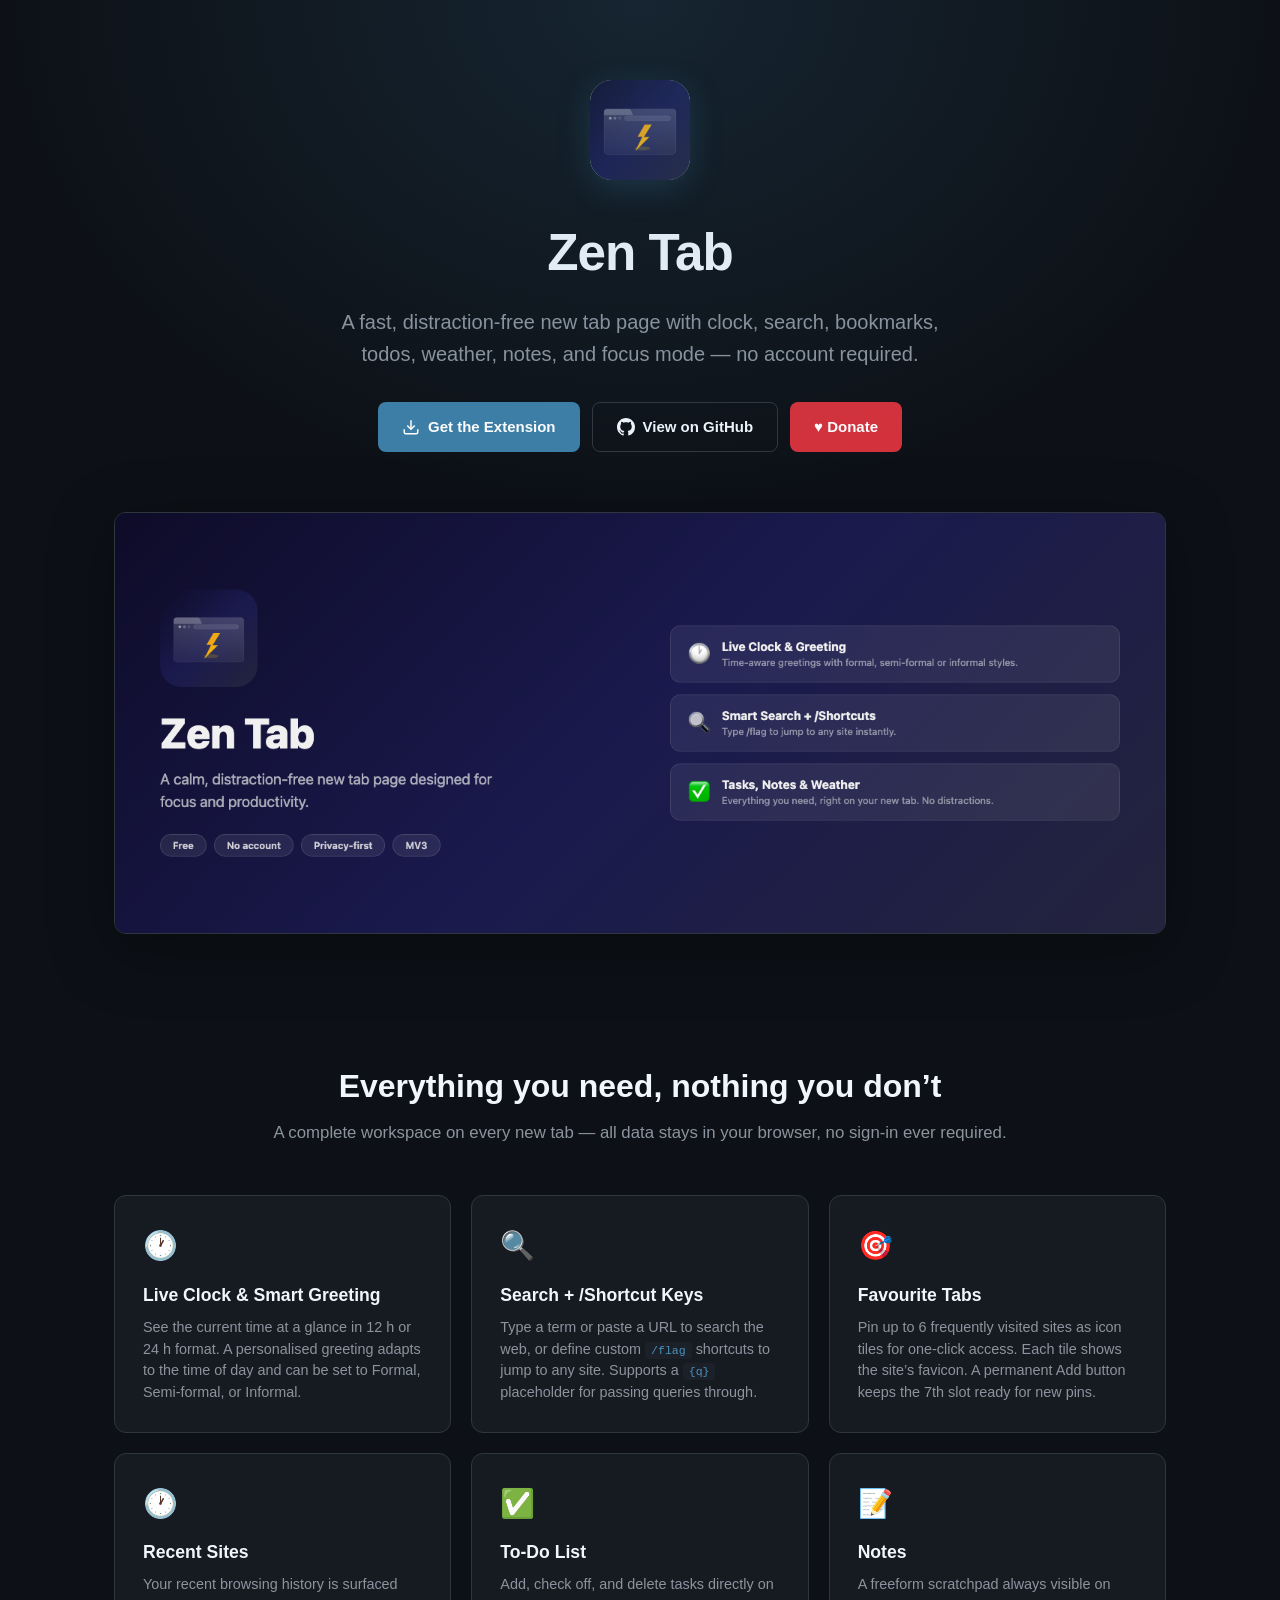
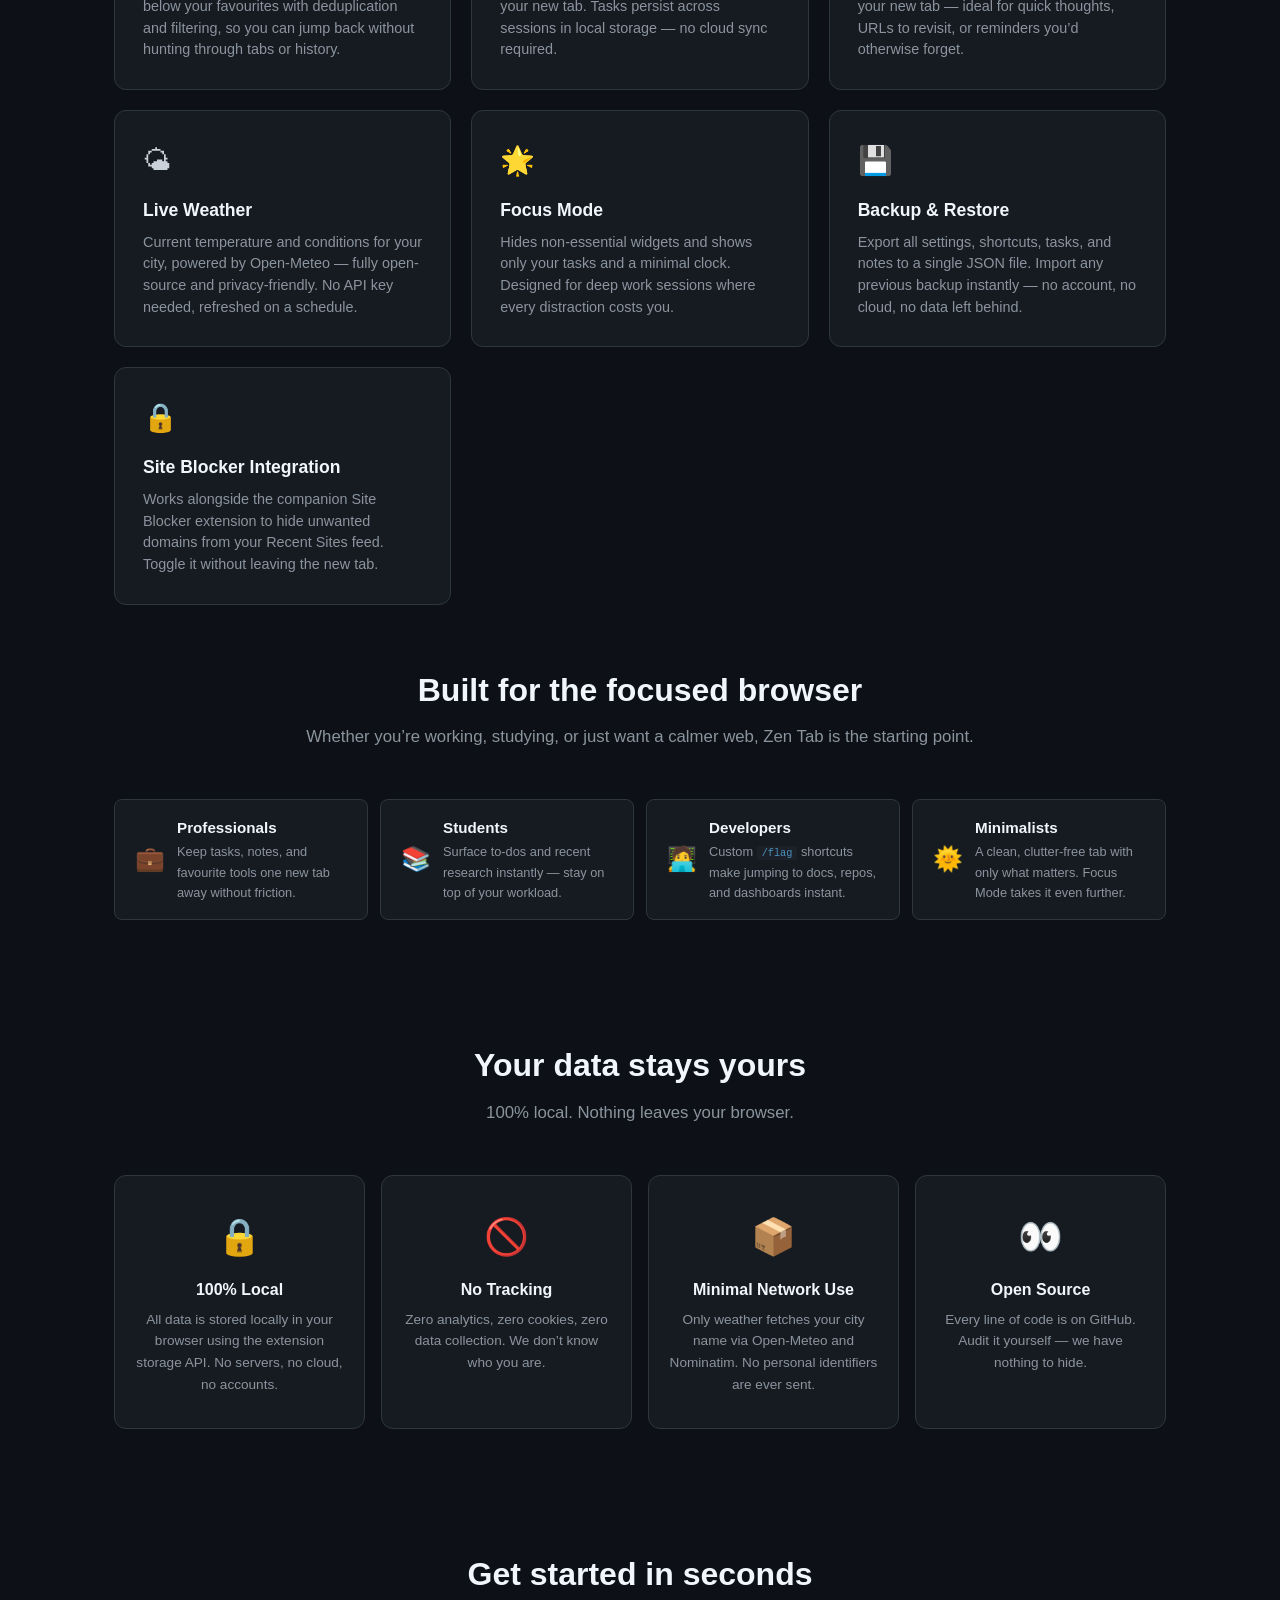
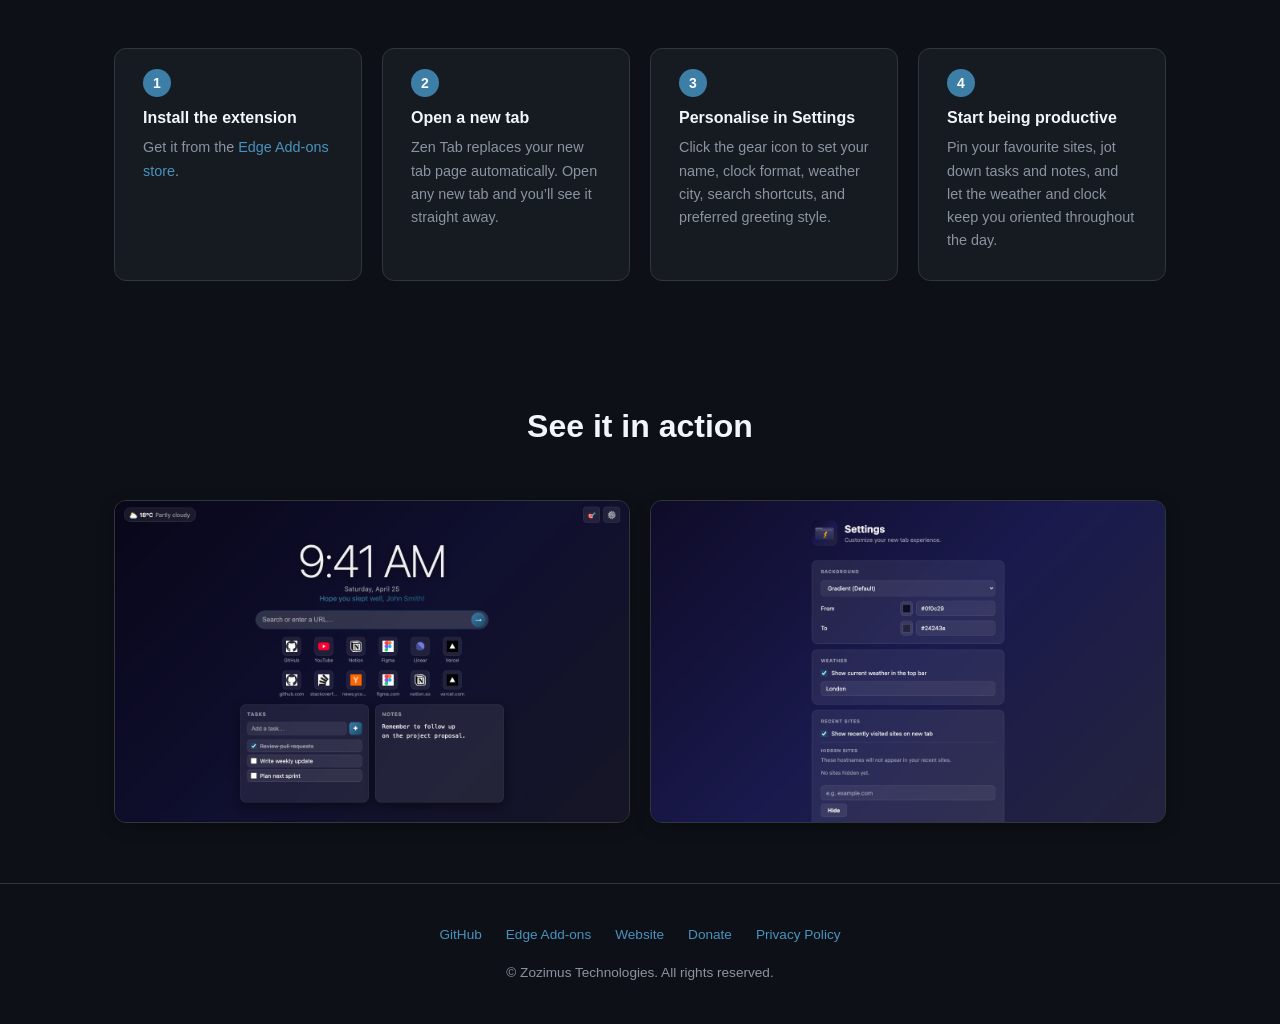
<file: docs/index.html>
<!DOCTYPE html>
<html lang="en">
<head>
  <meta charset="UTF-8">
  <meta name="viewport" content="width=device-width, initial-scale=1.0">
  <title>Zen Tab — Beautiful New Tab for Edge</title>
  <meta name="description" content="A fast, distraction-free new tab page with clock, search, bookmarks, todos, weather, notes, and focus mode. No account required. Everything stored locally.">
  <meta name="theme-color" content="#3d7ea6">
  <link rel="icon" type="image/png" sizes="16x16" href="icons/icon-16.png">
  <link rel="icon" type="image/png" sizes="48x48" href="icons/icon-48.png">
  <link rel="icon" type="image/png" sizes="128x128" href="icons/icon-128.png">
  <link rel="apple-touch-icon" href="icons/icon-180.png">
  <link rel="stylesheet" href="index.css">
</head>
<body>

  <!-- Hero -->
  <section class="hero">
    <img
      src="storeassets/extensionlogo.png"
      alt="Zen Tab logo"
      class="hero-logo"
      width="100"
      height="100"
    >
    <h1>Zen Tab</h1>
    <p class="tagline">A fast, distraction-free new tab page with clock, search, bookmarks, todos, weather, notes, and focus mode &mdash; no account required.</p>
    <div class="hero-buttons">
      <a href="https://microsoftedge.microsoft.com/addons/detail/zen-tab/lmngimokiabknkchgiagejkphjejlnpp" class="btn btn-primary" target="_blank" rel="noopener">
        <svg viewBox="0 0 24 24" width="18" height="18" fill="none" stroke="currentColor" stroke-width="2"><path d="M21 15v4a2 2 0 01-2 2H5a2 2 0 01-2-2v-4"/><polyline points="7 10 12 15 17 10"/><line x1="12" y1="15" x2="12" y2="3"/></svg>
        Get the Extension
      </a>
      <a href="https://github.com/zozimustechnologies/smartnewtab" class="btn btn-outline" target="_blank" rel="noopener">
        <svg viewBox="0 0 16 16" width="18" height="18" fill="currentColor"><path d="M8 0C3.58 0 0 3.58 0 8c0 3.54 2.29 6.53 5.47 7.59.4.07.55-.17.55-.38 0-.19-.01-.82-.01-1.49-2.01.37-2.53-.49-2.69-.94-.09-.23-.48-.94-.82-1.13-.28-.15-.68-.52-.01-.53.63-.01 1.08.58 1.23.82.72 1.21 1.87.87 2.33.66.07-.52.28-.87.51-1.07-1.78-.2-3.64-.89-3.64-3.95 0-.87.31-1.59.82-2.15-.08-.2-.36-1.02.08-2.12 0 0 .67-.21 2.2.82.64-.18 1.32-.27 2-.27.68 0 1.36.09 2 .27 1.53-1.04 2.2-.82 2.2-.82.44 1.1.16 1.92.08 2.12.51.56.82 1.27.82 2.15 0 3.07-1.87 3.75-3.65 3.95.29.25.54.73.54 1.48 0 1.07-.01 1.93-.01 2.2 0 .21.15.46.55.38A8.013 8.013 0 0016 8c0-4.42-3.58-8-8-8z"/></svg>
        View on GitHub
      </a>
      <a href="https://wise.com/pay/business/sandeepchadda" class="btn btn-donate" target="_blank" rel="noopener">
        &#9829; Donate
      </a>
    </div>
  </section>

  <!-- Banner -->
  <div class="banner">
    <img
      src="storeassets/largepromotionaltile.png"
      alt="Zen Tab promotional banner"
      width="1400"
      height="560"
    >
  </div>

  <!-- Features -->
  <section class="section">
    <div class="section-header">
      <h2>Everything you need, nothing you don&rsquo;t</h2>
      <p>A complete workspace on every new tab &mdash; all data stays in your browser, no sign-in ever required.</p>
    </div>
    <div class="features">
      <div class="feature-card">
        <span class="feature-icon">&#128336;</span>
        <h3>Live Clock &amp; Smart Greeting</h3>
        <p>See the current time at a glance in 12 h or 24 h format. A personalised greeting adapts to the time of day and can be set to Formal, Semi-formal, or Informal.</p>
      </div>
      <div class="feature-card">
        <span class="feature-icon">&#128269;</span>
        <h3>Search + /Shortcut Keys</h3>
        <p>Type a term or paste a URL to search the web, or define custom <code style="background:#1c2129;padding:2px 6px;border-radius:4px;font-size:0.8em;color:#4a92bd">/flag</code> shortcuts to jump to any site. Supports a <code style="background:#1c2129;padding:2px 6px;border-radius:4px;font-size:0.8em;color:#4a92bd">{q}</code> placeholder for passing queries through.</p>
      </div>
      <div class="feature-card">
        <span class="feature-icon">&#127919;</span>
        <h3>Favourite Tabs</h3>
        <p>Pin up to 6 frequently visited sites as icon tiles for one-click access. Each tile shows the site&rsquo;s favicon. A permanent Add button keeps the 7th slot ready for new pins.</p>
      </div>
      <div class="feature-card">
        <span class="feature-icon">&#128336;</span>
        <h3>Recent Sites</h3>
        <p>Your recent browsing history is surfaced below your favourites with deduplication and filtering, so you can jump back without hunting through tabs or history.</p>
      </div>
      <div class="feature-card">
        <span class="feature-icon">&#9989;</span>
        <h3>To-Do List</h3>
        <p>Add, check off, and delete tasks directly on your new tab. Tasks persist across sessions in local storage &mdash; no cloud sync required.</p>
      </div>
      <div class="feature-card">
        <span class="feature-icon">&#128221;</span>
        <h3>Notes</h3>
        <p>A freeform scratchpad always visible on your new tab &mdash; ideal for quick thoughts, URLs to revisit, or reminders you&rsquo;d otherwise forget.</p>
      </div>
      <div class="feature-card">
        <span class="feature-icon">&#127780;</span>
        <h3>Live Weather</h3>
        <p>Current temperature and conditions for your city, powered by Open-Meteo &mdash; fully open-source and privacy-friendly. No API key needed, refreshed on a schedule.</p>
      </div>
      <div class="feature-card">
        <span class="feature-icon">&#127775;</span>
        <h3>Focus Mode</h3>
        <p>Hides non-essential widgets and shows only your tasks and a minimal clock. Designed for deep work sessions where every distraction costs you.</p>
      </div>
      <div class="feature-card">
        <span class="feature-icon">&#128190;</span>
        <h3>Backup &amp; Restore</h3>
        <p>Export all settings, shortcuts, tasks, and notes to a single JSON file. Import any previous backup instantly &mdash; no account, no cloud, no data left behind.</p>
      </div>
      <div class="feature-card">
        <span class="feature-icon">&#128274;</span>
        <h3>Site Blocker Integration</h3>
        <p>Works alongside the companion Site Blocker extension to hide unwanted domains from your Recent Sites feed. Toggle it without leaving the new tab.</p>
      </div>
    </div>
  </section>

  <!-- Who Is This For -->
  <section class="section" style="padding-top: 0;">
    <div class="section-header">
      <h2>Built for the focused browser</h2>
      <p>Whether you&rsquo;re working, studying, or just want a calmer web, Zen Tab is the starting point.</p>
    </div>
    <div class="audience-grid">
      <div class="audience-item">
        <span class="emoji">&#128188;</span>
        <div class="info"><h4>Professionals</h4><p>Keep tasks, notes, and favourite tools one new tab away without friction.</p></div>
      </div>
      <div class="audience-item">
        <span class="emoji">&#128218;</span>
        <div class="info"><h4>Students</h4><p>Surface to-dos and recent research instantly &mdash; stay on top of your workload.</p></div>
      </div>
      <div class="audience-item">
        <span class="emoji">&#129489;&#8205;&#128187;</span>
        <div class="info"><h4>Developers</h4><p>Custom <code style="background:#1c2129;padding:1px 5px;border-radius:3px;font-size:0.8em;color:#4a92bd">/flag</code> shortcuts make jumping to docs, repos, and dashboards instant.</p></div>
      </div>
      <div class="audience-item">
        <span class="emoji">&#127774;</span>
        <div class="info"><h4>Minimalists</h4><p>A clean, clutter-free tab with only what matters. Focus Mode takes it even further.</p></div>
      </div>
    </div>
  </section>

  <!-- Privacy -->
  <section class="section">
    <div class="section-header">
      <h2>Your data stays yours</h2>
      <p>100% local. Nothing leaves your browser.</p>
    </div>
    <div class="privacy-grid">
      <div class="privacy-card">
        <span class="icon">&#128274;</span>
        <h3>100% Local</h3>
        <p>All data is stored locally in your browser using the extension storage API. No servers, no cloud, no accounts.</p>
      </div>
      <div class="privacy-card">
        <span class="icon">&#128683;</span>
        <h3>No Tracking</h3>
        <p>Zero analytics, zero cookies, zero data collection. We don&rsquo;t know who you are.</p>
      </div>
      <div class="privacy-card">
        <span class="icon">&#128230;</span>
        <h3>Minimal Network Use</h3>
        <p>Only weather fetches your city name via Open-Meteo and Nominatim. No personal identifiers are ever sent.</p>
      </div>
      <div class="privacy-card">
        <span class="icon">&#128064;</span>
        <h3>Open Source</h3>
        <p>Every line of code is on GitHub. Audit it yourself &mdash; we have nothing to hide.</p>
      </div>
    </div>
  </section>

  <!-- Get Started -->
  <section class="section">
    <div class="section-header">
      <h2>Get started in seconds</h2>
    </div>
    <div class="steps">
      <div class="step">
        <h3>Install the extension</h3>
        <p>Get it from the <a href="https://microsoftedge.microsoft.com/addons/search?developer=Zozimus%20Technologies" target="_blank" rel="noopener">Edge Add-ons store</a>.</p>
      </div>
      <div class="step">
        <h3>Open a new tab</h3>
        <p>Zen Tab replaces your new tab page automatically. Open any new tab and you&rsquo;ll see it straight away.</p>
      </div>
      <div class="step">
        <h3>Personalise in Settings</h3>
        <p>Click the gear icon to set your name, clock format, weather city, search shortcuts, and preferred greeting style.</p>
      </div>
      <div class="step">
        <h3>Start being productive</h3>
        <p>Pin your favourite sites, jot down tasks and notes, and let the weather and clock keep you oriented throughout the day.</p>
      </div>
    </div>
  </section>

  <!-- Screenshots -->
  <section class="section">
    <div class="section-header">
      <h2>See it in action</h2>
    </div>
    <div class="screenshots">
      <img
        src="storeassets/screenshot-1280x800.png"
        alt="Zen Tab new tab page overview"
        loading="lazy"
        width="1280"
        height="800"
      >
      <img
        src="storeassets/screenshot-settings.png"
        alt="Zen Tab settings page"
        loading="lazy"
        width="1280"
        height="800"
      >
    </div>
  </section>

  <!-- Footer -->
  <footer class="site-footer">
    <div class="links">
      <a href="https://github.com/zozimustechnologies/smartnewtab" target="_blank" rel="noopener">GitHub</a>
      <a href="https://microsoftedge.microsoft.com/addons/search?developer=Zozimus%20Technologies" target="_blank" rel="noopener">Edge Add-ons</a>
      <a href="https://zozimustechnologies.github.io/smartnewtab/" target="_blank" rel="noopener">Website</a>
      <a href="https://wise.com/pay/business/sandeepchadda" target="_blank" rel="noopener">Donate</a>
      <a href="privacy.html" target="_blank" rel="noopener">Privacy Policy</a>
    </div>
    <p>&copy; Zozimus Technologies. All rights reserved.</p>
  </footer>

</body>
</html>
</file>
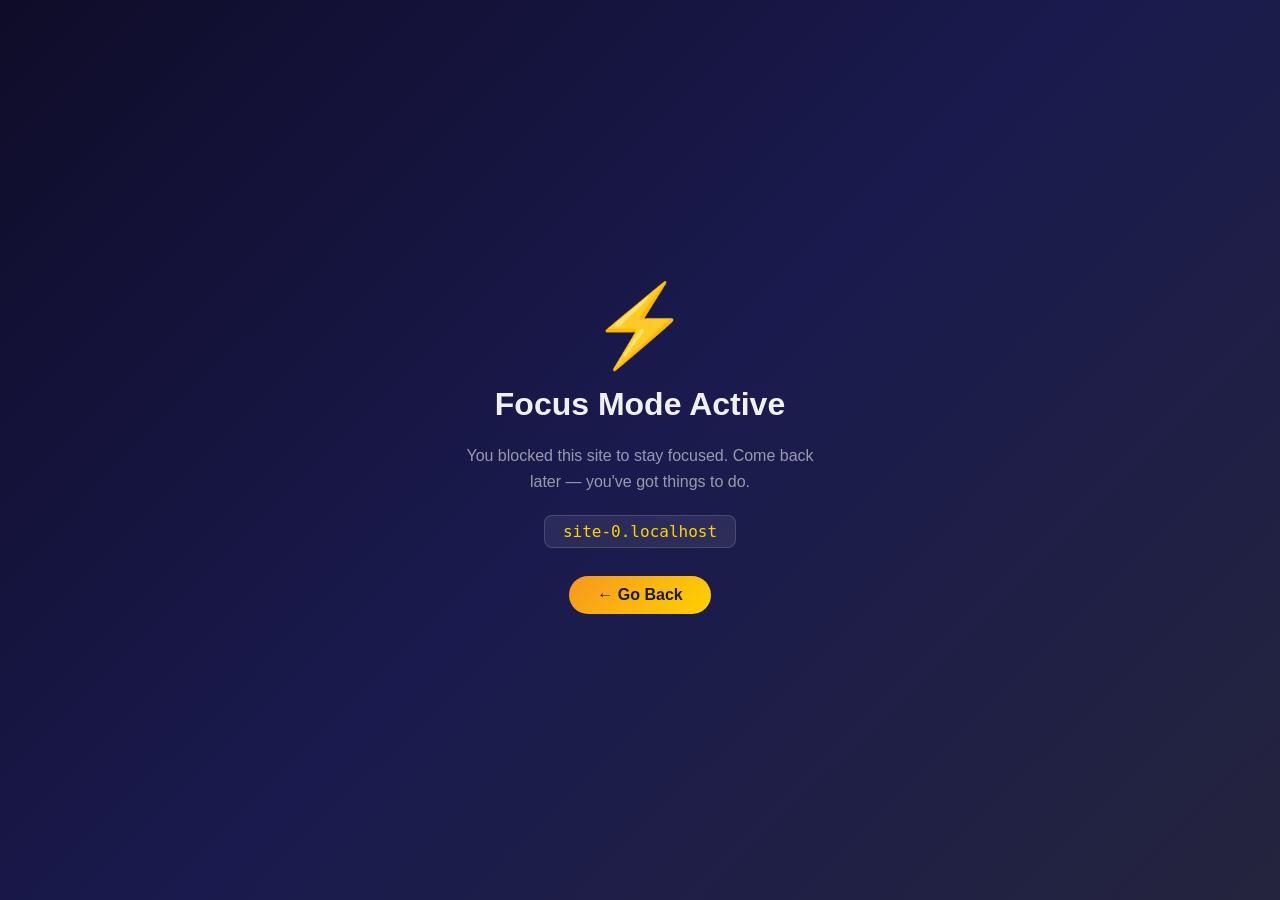
<file: blocked.html>
<!DOCTYPE html>
<html lang="en">
<head>
  <meta charset="UTF-8" />
  <meta name="viewport" content="width=device-width, initial-scale=1.0" />
  <title>Site Blocked — Focus Mode</title>
  <style>
    *, *::before, *::after { box-sizing: border-box; margin: 0; padding: 0; }
    body {
      min-height: 100vh;
      display: flex;
      flex-direction: column;
      align-items: center;
      justify-content: center;
      background: linear-gradient(135deg, #0f0c29 0%, #1a1a4e 50%, #24243e 100%);
      font-family: -apple-system, BlinkMacSystemFont, "Segoe UI", Roboto, sans-serif;
      color: #f0f0f0;
      text-align: center;
      padding: 20px;
      gap: 20px;
    }
    .bolt { font-size: 5rem; line-height: 1; }
    h1 { font-size: 2rem; font-weight: 700; }
    p  { color: rgba(240,240,240,0.6); font-size: 1rem; max-width: 380px; line-height: 1.6; }
    .site {
      background: rgba(255,255,255,0.08);
      border: 1px solid rgba(255,255,255,0.14);
      border-radius: 8px;
      padding: 6px 18px;
      font-family: monospace;
      font-size: 1rem;
      color: #ffd200;
    }
    button {
      margin-top: 8px;
      background: linear-gradient(135deg, #f7971e, #ffd200);
      border: none;
      border-radius: 999px;
      color: #1a1a1a;
      font-size: 1rem;
      font-weight: 700;
      padding: 10px 28px;
      cursor: pointer;
    }
    button:hover { opacity: 0.88; }
  </style>
</head>
<body>
  <div class="bolt">⚡</div>
  <h1>Focus Mode Active</h1>
  <p>You blocked this site to stay focused. Come back later — you've got things to do.</p>
  <div class="site" id="blocked-url"></div>
  <button onclick="history.back()">← Go Back</button>
  <script>
    const url = new URL(location.href);
    const blocked = url.searchParams.get("url") || document.referrer || location.hostname;
    document.getElementById("blocked-url").textContent =
      blocked ? new URL(blocked.startsWith("http") ? blocked : "https://" + blocked).hostname : "this site";
  </script>
</body>
</html>
</file>
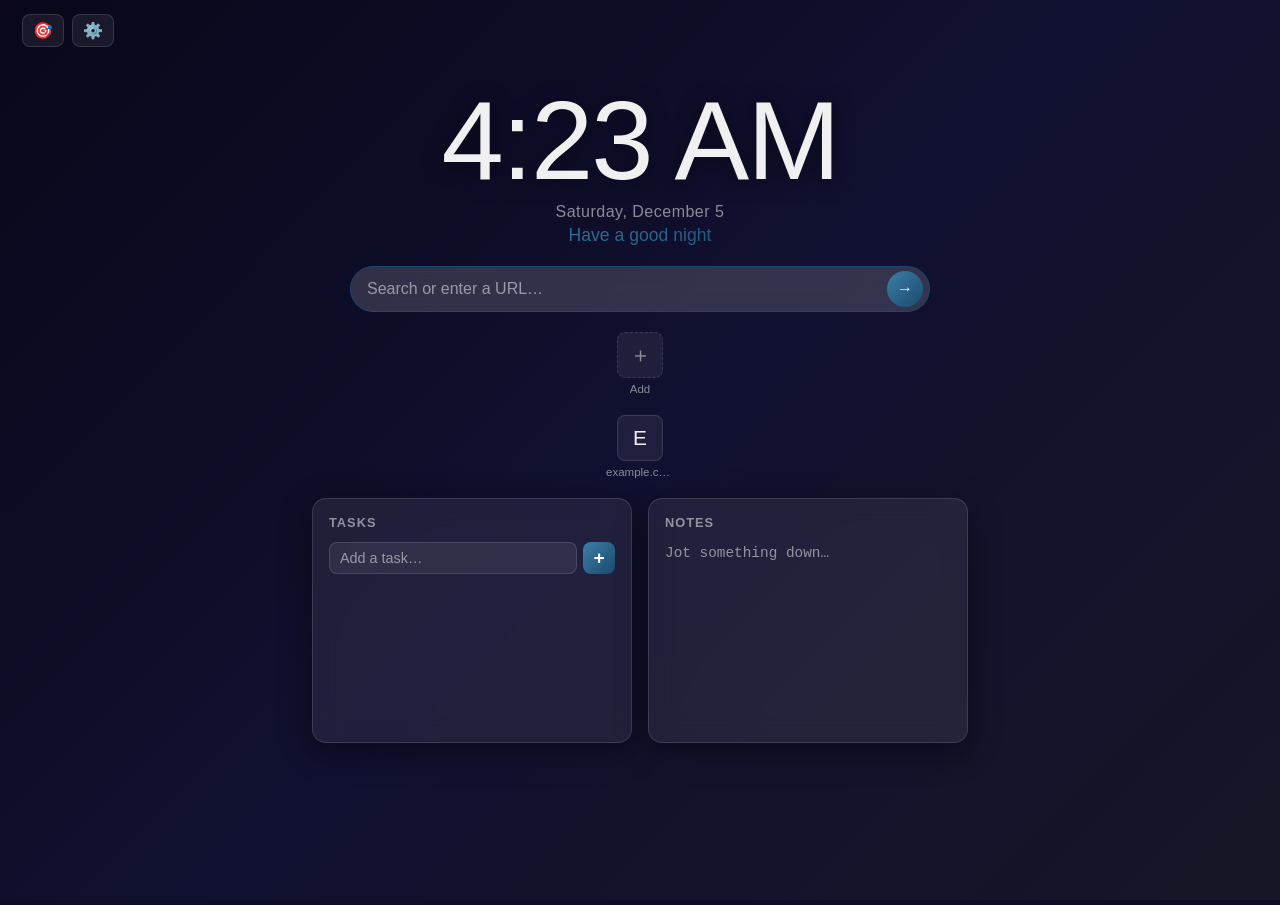
<file: newtab.html>
<!DOCTYPE html>
<html lang="en">
<head>
  <meta charset="UTF-8" />
  <meta name="viewport" content="width=device-width, initial-scale=1.0" />
  <title>New Tab</title>
  <link rel="stylesheet" href="newtab.css" />
  <link rel="stylesheet" href="https://fonts.googleapis.com/css2?family=Material+Symbols+Outlined:opsz,wght,FILL,GRAD@24,400,0,0&icon_names=open_in_browser" />
</head>
<body>

  <!-- Background layer (image / gradient) -->
  <div id="bg-layer"></div>

  <!-- ── TOP BAR ────────────────────────────────────────────── -->
  <header id="top-bar">
    <div id="weather-widget" class="hidden">
      <span id="weather-icon">☀️</span>
      <span id="weather-temp">--°</span>
      <span id="weather-desc">--</span>
    </div>
    <div id="top-bar-right">
      <button id="focus-toggle-btn" title="Toggle Focus Mode">🎯</button>
      <button id="settings-btn" title="Settings">⚙️</button>
    </div>
  </header>

  <!-- ── FOCUS MODE BANNER ──────────────────────────────────── -->
  <div id="focus-banner" class="hidden">
    <span id="focus-label">🎯 Focus Mode — </span>
    <span id="focus-timer">00:00</span>
    <button id="focus-end-btn">End</button>
  </div>

  <!-- ── MAIN CONTENT ───────────────────────────────────────── -->
  <main id="main">

    <!-- Clock -->
    <section id="clock-section">
      <div id="clock">00:00</div>
      <div id="date">Monday, January 1</div>
      <div id="greeting">Good morning</div>
    </section>

    <!-- Search bar -->
    <section id="search-section">
      <form id="search-form">
        <div id="search-wrapper">
          <input
            id="search-input"
            type="text"
            placeholder="Search or enter a URL…"
            autocomplete="off"
            autofocus
          />
          <button type="submit" id="search-submit" aria-label="Search">→</button>
        </div>
      </form>
      <div id="search-shortcut-hints" class="hidden"></div>
    </section>

    <!-- Favourite Tabs -->
    <section id="favtabs-section">
      <div id="favtabs-grid">
        <!-- Add button lives inside the grid as the last tile -->
        <div class="topsite-item favtabs-add-tile" id="favtabs-add-btn" title="Add favourite tab">
          <div class="topsite-favicon favtabs-add-icon">＋</div>
          <span class="topsite-label">Add</span>
        </div>
      </div>
      <!-- Inline add form -->
      <div id="favtabs-form" class="favtabs-form hidden">
        <input id="favtabs-url"  type="text" placeholder="URL, e.g. example.com" autocomplete="off" />
        <span id="favtabs-url-error" class="favtabs-url-error hidden"></span>
        <input id="favtabs-name" type="text" placeholder="Name (optional)" autocomplete="off" />
        <div class="favtabs-form-actions">
          <button id="favtabs-save-btn"   type="button">Add</button>
          <button id="favtabs-cancel-btn" type="button">Cancel</button>
        </div>
      </div>
    </section>

    <!-- Top Sites -->
    <section id="topsites-section">
      <div id="topsites-grid"></div>
    </section>

    <!-- ── BOTTOM PANELS ─────────────────────────────────────── -->
    <div id="panels">

      <div class="panel" id="todo-panel">
        <h3 class="panel-title">Tasks</h3>
        <form id="todo-form">
          <input id="todo-input" type="text" placeholder="Add a task…" autocomplete="off" />
          <button type="submit">+</button>
        </form>
        <span id="todo-input-error" class="todo-input-error hidden"></span>
        <ul id="todo-list"></ul>
      </div>

      <!-- Notes panel -->
      <div class="panel" id="notes-panel">
        <h3 class="panel-title">Notes</h3>
        <textarea id="notes-area" placeholder="Jot something down…" spellcheck="false"></textarea>
      </div>

    </div>
  </main>



  <!-- Scripts (module order matters) -->
  <script src="js/storage.js"></script>
  <script src="js/config.js"></script>
  <script src="js/clock.js"></script>
  <script src="js/search.js"></script>
  <script src="js/topsites.js"></script>
  <script src="js/favtabs.js"></script>
  <script src="js/todo.js"></script>
  <script src="js/weather.js"></script>
  <script src="js/notes.js"></script>
  <script src="js/focus.js"></script>
  <script src="js/settings.js"></script>
  <script src="js/app.js"></script>
</body>
</html>
</file>
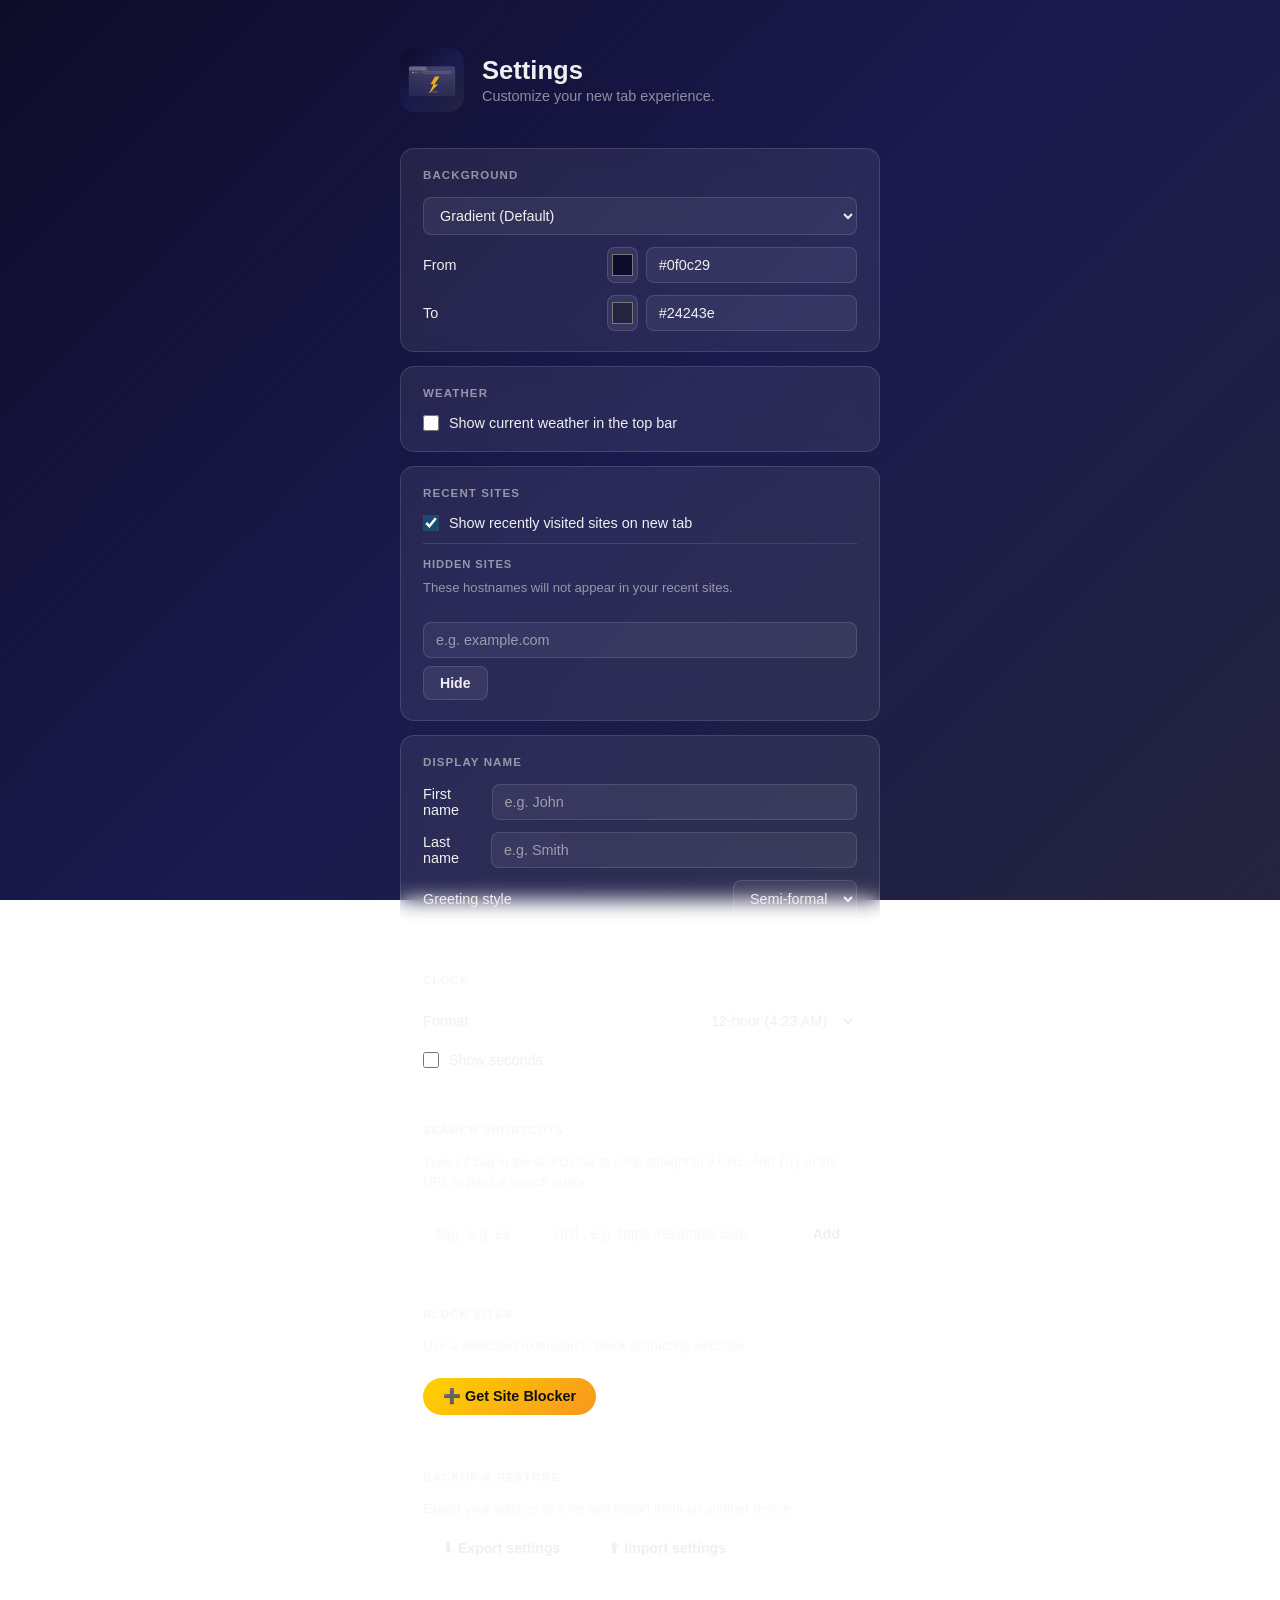
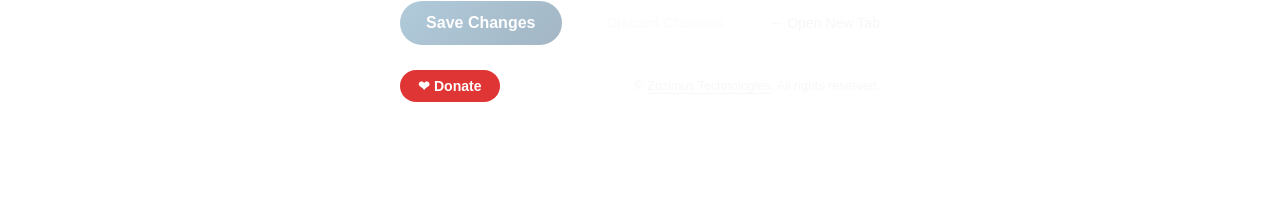
<file: settings.html>
<!DOCTYPE html>
<html lang="en">
<head>
  <meta charset="UTF-8" />
  <meta name="viewport" content="width=device-width, initial-scale=1.0" />
  <title>Zen Tab Settings</title>
  <link rel="stylesheet" href="settings-page.css" />
  <link rel="stylesheet" href="https://fonts.googleapis.com/css2?family=Material+Symbols+Outlined" />
</head>
<body>

  <div id="page">

    <header id="sp-header">
      <img id="sp-logo" src="icons/icon-256.png" alt="Zen Tab" />
      <div>
        <h1 id="sp-title">Settings</h1>
        <p id="sp-subtitle">Customize your new tab experience.</p>
      </div>
    </header>

    <form id="sp-form" novalidate>

      <!-- ── Background ────────────────────────────────────── -->
      <section class="sp-section">
        <h2 class="sp-section-title">Background</h2>
        <select id="sp-bg-type">
          <option value="gradient">Gradient (Default)</option>
          <option value="solid">Solid Color</option>
          <option value="unsplash">Random Nature Photo</option>
          <option value="custom">Custom Image URL</option>
        </select>
        <!-- Gradient hex pickers -->
        <div id="sp-gradient-group" class="hidden mt">
          <div class="sp-row">
            <label for="sp-grad-from">From</label>
            <div class="sp-color-row">
              <input type="color" id="sp-grad-from" value="#0f0c29" />
              <input type="text"  id="sp-grad-from-hex" class="sp-hex-input" maxlength="7" placeholder="#0f0c29" />
            </div>
          </div>
          <div class="sp-row mt">
            <label for="sp-grad-to">To</label>
            <div class="sp-color-row">
              <input type="color" id="sp-grad-to" value="#24243e" />
              <input type="text"  id="sp-grad-to-hex" class="sp-hex-input" maxlength="7" placeholder="#24243e" />
            </div>
          </div>
        </div>
        <!-- Solid color picker -->
        <div id="sp-solid-group" class="hidden mt">
          <div class="sp-row">
            <label for="sp-solid-color">Color</label>
            <div class="sp-color-row">
              <input type="color" id="sp-solid-color" value="#1a1a4e" />
              <input type="text"  id="sp-solid-hex" class="sp-hex-input" maxlength="7" placeholder="#1a1a4e" />
            </div>
          </div>
        </div>
        <input type="text" id="sp-bg-url" placeholder="https://example.com/image.jpg" class="hidden mt" />
      </section>

      <!-- ── Weather ───────────────────────────────────────── -->
      <section class="sp-section">
        <h2 class="sp-section-title">Weather</h2>
        <label class="sp-toggle">
          <input type="checkbox" id="sp-show-weather" />
          <span>Show current weather in the top bar</span>
        </label>
        <div id="sp-city-group" class="hidden mt">
          <input id="sp-weather-city" type="text" placeholder="Enter your city, e.g. New York" />
        </div>
      </section>

      <!-- ── Recent Sites ───────────────────────────────────── -->
      <section class="sp-section">
        <h2 class="sp-section-title">Recent Sites</h2>
        <label class="sp-toggle">
          <input type="checkbox" id="sp-show-topsites" />
          <span>Show recently visited sites on new tab</span>
        </label>
        <div class="sp-subsection mt">
          <h3 class="sp-subsection-title">Hidden sites</h3>
          <p class="sp-hint">These hostnames will not appear in your recent sites.</p>
          <div id="sp-blocked-sites-list" class="sp-shortcuts-list mt"></div>
          <div class="sp-shortcuts-form mt">
            <input type="text" id="sp-blocked-site-input" class="sp-shortcut-field" placeholder="e.g. example.com" autocomplete="off" />
            <button type="button" id="sp-blocked-site-add-btn" class="sp-shortcut-add-btn">Hide</button>
          </div>
          <span id="sp-blocked-site-error" class="sp-shortcut-error hidden"></span>
        </div>
      </section>

      <!-- ── Display Name ───────────────────────────────────── -->
      <section class="sp-section">
        <h2 class="sp-section-title">Display Name</h2>
        <div class="sp-row mt">
          <label for="sp-first-name">First name</label>
          <input type="text" id="sp-first-name" class="sp-inline-input" placeholder="e.g. John" autocomplete="given-name" maxlength="40" />
        </div>
        <div class="sp-row mt">
          <label for="sp-last-name">Last name</label>
          <input type="text" id="sp-last-name" class="sp-inline-input" placeholder="e.g. Smith" autocomplete="family-name" maxlength="40" />
        </div>
        <div class="sp-row mt">
          <label for="sp-greeting-style">Greeting style</label>
          <select id="sp-greeting-style" class="sp-select-inline">
            <option value="formal">Formal</option>
            <option value="semiformal" selected>Semi-formal</option>
            <option value="informal">Informal</option>
          </select>
        </div>
      </section>

      <!-- ── Clock ─────────────────────────────────────────── -->
      <section class="sp-section">
        <h2 class="sp-section-title">Clock</h2>
        <div class="sp-row">
          <label for="sp-clock-format">Format</label>
          <select id="sp-clock-format" class="sp-select-inline">
            <option value="12" id="sp-clock-opt-12">12-hour</option>
            <option value="24" id="sp-clock-opt-24">24-hour</option>
          </select>
        </div>
        <label class="sp-toggle mt">
          <input type="checkbox" id="sp-show-seconds" />
          <span>Show seconds</span>
        </label>
      </section>
      <!-- ── Shortcuts ───────────────────────────────────────── -->
      <section class="sp-section">
        <h2 class="sp-section-title">Search Shortcuts</h2>
        <p class="sp-hint">Type <code>/flag</code> in the search bar to jump straight to a URL. Add <code>{q}</code> in the URL to pass a search query.</p>
        <div id="sp-shortcuts-list" class="sp-shortcuts-list mt"></div>
        <div id="sp-shortcuts-form" class="sp-shortcuts-form mt">
          <input type="text" id="sp-shortcut-flag"  class="sp-shortcut-field" placeholder="flag, e.g. ex" autocomplete="off" maxlength="32" />
          <input type="text" id="sp-shortcut-url"   class="sp-shortcut-field" placeholder="URL, e.g. https://example.com" autocomplete="off" />
          <button type="button" id="sp-shortcut-add-btn" class="sp-shortcut-add-btn">Add</button>
        </div>
        <span id="sp-shortcut-error" class="sp-shortcut-error hidden"></span>
      </section>
      <!-- ── Focus Mode ────────────────────────────────────── -->
      <section class="sp-section">
        <h2 class="sp-section-title">Block Sites</h2>
        <p class="sp-hint">Use a dedicated extension to block distracting websites.</p>
        <a
          id="sp-siteblocker-btn"
          href="https://zozimustechnologies.github.io/siteblocker-addon"
          target="_blank"
          rel="noopener noreferrer"
          class="sp-external-btn mt"
        ><span style="color:#22c55e">➕</span> Get Site Blocker</a>
      </section>

      <!-- ── Backup & Restore ───────────────────────────────── -->
      <section class="sp-section">
        <h2 class="sp-section-title">Backup &amp; Restore</h2>
        <p class="sp-hint">Export your settings to a file and import them on another device.</p>
        <div class="sp-backup-row mt">
          <button type="button" id="sp-export-btn" class="sp-backup-btn">⬇ Export settings</button>
          <label class="sp-backup-btn sp-import-label" for="sp-import-input">⬆ Import settings</label>
          <input type="file" id="sp-import-input" accept=".json" class="hidden" />
        </div>
        <span id="sp-import-status" class="sp-import-status hidden"></span>
      </section>

      <!-- ── Actions ───────────────────────────────────────── -->
      <div class="sp-actions">
        <div class="sp-btn-wrap sp-inactive" id="sp-save-wrap">
          <button type="submit" id="sp-save-btn">Save Changes</button>
          <span class="sp-nodirty-tip">Change a setting first, then try again</span>
        </div>
        <div class="sp-btn-wrap sp-inactive" id="sp-discard-wrap">
          <button type="button" id="sp-discard-btn" class="sp-discard-btn">Discard Changes</button>
          <span class="sp-nodirty-tip">Change a setting first, then try again</span>
        </div>
        <a id="sp-back-link" href="#" class="sp-back">← Open New Tab</a>
      </div>

    </form>

    <!-- ── Footer ─────────────────────────────────────────── -->
    <footer id="sp-footer">
      <a
        id="sp-donate-btn"
        href="https://wise.com/pay/business/sandeepchadda"
        target="_blank"
        rel="noopener noreferrer"
      >❤ Donate</a>
      <p id="sp-copyright">
        &copy; <a href="https://zozimustechnologies.github.io/" target="_blank" rel="noopener noreferrer">Zozimus Technologies</a>. All rights reserved.
      </p>
    </footer>

  </div>

  <script src="js/storage.js"></script>
  <script src="settings-page.js"></script>

  <!-- Toast notification -->
  <div id="sp-toast" class="sp-toast hidden">
    <span>You have unsaved changes</span>
    <button id="sp-toast-save" type="button">Save</button>
  </div>

</body>
</html>
</file>
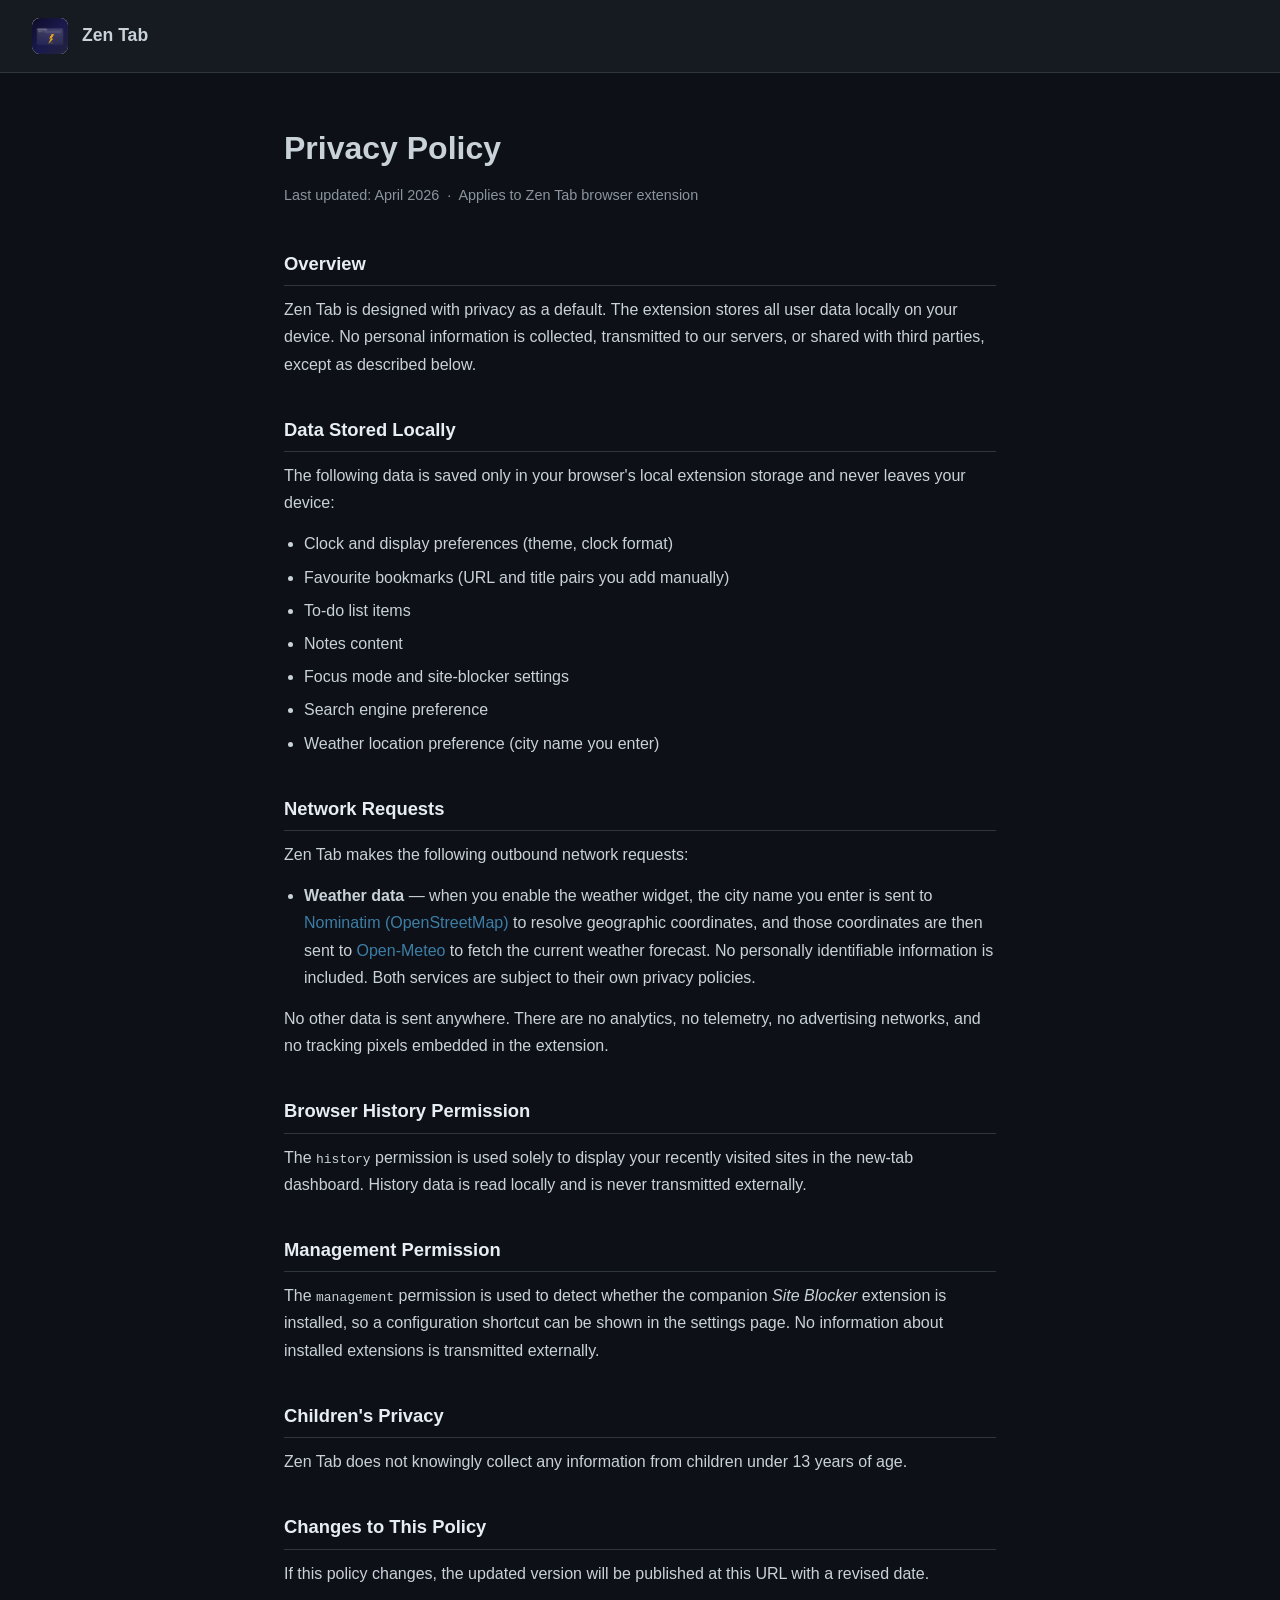
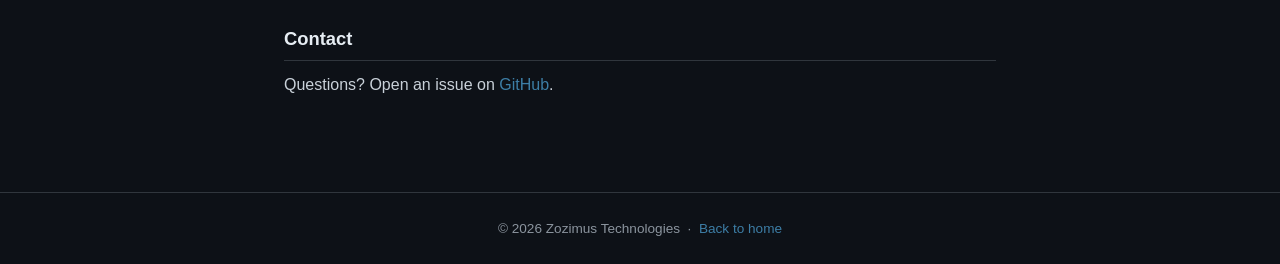
<file: docs/privacy.html>
<!DOCTYPE html>
<html lang="en">
<head>
  <meta charset="UTF-8">
  <meta name="viewport" content="width=device-width, initial-scale=1.0">
  <title>Privacy Policy — Zen Tab</title>
  <meta name="description" content="Privacy policy for the Zen Tab browser extension.">
  <link rel="icon" type="image/png" sizes="16x16" href="icons/icon-16.png">
  <link rel="icon" type="image/png" sizes="48x48" href="icons/icon-48.png">
  <link rel="icon" type="image/png" sizes="128x128" href="icons/icon-128.png">
  <link rel="apple-touch-icon" href="icons/icon-180.png">
  <style>
    :root {
      --bg: #0d1117;
      --surface: #161b22;
      --border: #30363d;
      --text: #c9d1d9;
      --muted: #8b949e;
      --accent: #3d7ea6;
    }
    * { box-sizing: border-box; margin: 0; padding: 0; }
    html, body { background: var(--bg); color: var(--text); font-family: -apple-system, BlinkMacSystemFont, "Segoe UI", sans-serif; line-height: 1.7; }
    a { color: var(--accent); text-decoration: none; }
    a:hover { text-decoration: underline; }
    header { background: var(--surface); border-bottom: 1px solid var(--border); padding: 18px 32px; display: flex; align-items: center; gap: 14px; }
    header img { width: 36px; height: 36px; border-radius: 8px; }
    header a { font-weight: 600; font-size: 1.1rem; color: var(--text); }
    main { max-width: 760px; margin: 0 auto; padding: 48px 24px 80px; }
    h1 { font-size: 2rem; margin-bottom: 8px; }
    .meta { color: var(--muted); font-size: 0.9rem; margin-bottom: 40px; }
    h2 { font-size: 1.15rem; margin: 36px 0 10px; color: #e6edf3; border-bottom: 1px solid var(--border); padding-bottom: 6px; }
    p { margin-bottom: 14px; color: var(--text); }
    ul { margin: 10px 0 14px 20px; }
    li { margin-bottom: 6px; }
    footer { text-align: center; padding: 24px; color: var(--muted); font-size: 0.85rem; border-top: 1px solid var(--border); }
  </style>
</head>
<body>
  <header>
    <img src="storeassets/extensionlogo.png" alt="Zen Tab logo">
    <a href="index.html">Zen Tab</a>
  </header>

  <main>
    <h1>Privacy Policy</h1>
    <p class="meta">Last updated: April 2026 &nbsp;·&nbsp; Applies to Zen Tab browser extension</p>

    <h2>Overview</h2>
    <p>Zen Tab is designed with privacy as a default. The extension stores all user data locally on your device. No personal information is collected, transmitted to our servers, or shared with third parties, except as described below.</p>

    <h2>Data Stored Locally</h2>
    <p>The following data is saved only in your browser's local extension storage and never leaves your device:</p>
    <ul>
      <li>Clock and display preferences (theme, clock format)</li>
      <li>Favourite bookmarks (URL and title pairs you add manually)</li>
      <li>To-do list items</li>
      <li>Notes content</li>
      <li>Focus mode and site-blocker settings</li>
      <li>Search engine preference</li>
      <li>Weather location preference (city name you enter)</li>
    </ul>

    <h2>Network Requests</h2>
    <p>Zen Tab makes the following outbound network requests:</p>
    <ul>
      <li><strong>Weather data</strong> — when you enable the weather widget, the city name you enter is sent to <a href="https://nominatim.openstreetmap.org" target="_blank" rel="noopener">Nominatim (OpenStreetMap)</a> to resolve geographic coordinates, and those coordinates are then sent to <a href="https://open-meteo.com" target="_blank" rel="noopener">Open-Meteo</a> to fetch the current weather forecast. No personally identifiable information is included. Both services are subject to their own privacy policies.</li>
    </ul>
    <p>No other data is sent anywhere. There are no analytics, no telemetry, no advertising networks, and no tracking pixels embedded in the extension.</p>

    <h2>Browser History Permission</h2>
    <p>The <code>history</code> permission is used solely to display your recently visited sites in the new-tab dashboard. History data is read locally and is never transmitted externally.</p>

    <h2>Management Permission</h2>
    <p>The <code>management</code> permission is used to detect whether the companion <em>Site Blocker</em> extension is installed, so a configuration shortcut can be shown in the settings page. No information about installed extensions is transmitted externally.</p>

    <h2>Children's Privacy</h2>
    <p>Zen Tab does not knowingly collect any information from children under 13 years of age.</p>

    <h2>Changes to This Policy</h2>
    <p>If this policy changes, the updated version will be published at this URL with a revised date.</p>

    <h2>Contact</h2>
    <p>Questions? Open an issue on <a href="https://github.com/zozimustechnologies/smartnewtab" target="_blank" rel="noopener">GitHub</a>.</p>
  </main>

  <footer>
    &copy; 2026 Zozimus Technologies &nbsp;·&nbsp; <a href="index.html">Back to home</a>
  </footer>
</body>
</html>
</file>
<file: docs/index.css>
*, *::before, *::after { box-sizing: border-box; margin: 0; padding: 0; }

:root {
  --bg: #0d1117;
  --bg-card: #161b22;
  --bg-elevated: #1c2129;
  --border: #30363d;
  --text: #c9d1d9;
  --text-muted: #8b949e;
  --text-bright: #f0f6fc;
  --accent: #3d7ea6;
  --accent-light: #4a92bd;
  --accent-glow: rgba(61, 126, 166, 0.15);
  --danger: #d4313b;
  --radius: 12px;
}

body {
  font-family: -apple-system, BlinkMacSystemFont, "Segoe UI", Roboto, Helvetica, Arial, sans-serif;
  background: var(--bg);
  color: var(--text);
  line-height: 1.6;
  overflow-x: hidden;
  overscroll-behavior: none;
}

html {
  background: var(--bg);
  overscroll-behavior: none;
}

a { color: var(--accent-light); text-decoration: none; }
a:hover { text-decoration: underline; }

/* ── Hero ── */
.hero {
  position: relative;
  padding: 80px 24px 60px;
  text-align: center;
  overflow: hidden;
}

.hero::before {
  content: '';
  position: absolute;
  inset: 0;
  background: radial-gradient(ellipse at 50% 0%, rgba(61,126,166,0.18) 0%, transparent 70%);
  pointer-events: none;
}

.hero-logo {
  width: 100px;
  height: 100px;
  border-radius: 22px;
  margin-bottom: 24px;
  box-shadow: 0 8px 32px rgba(61,126,166,0.25);
}

.hero h1 {
  font-size: clamp(2rem, 5vw, 3.2rem);
  font-weight: 700;
  color: var(--text-bright);
  margin-bottom: 12px;
  letter-spacing: -0.02em;
}

.hero .tagline {
  font-size: clamp(1rem, 2.5vw, 1.25rem);
  color: var(--text-muted);
  max-width: 640px;
  margin: 0 auto 32px;
}

.hero-buttons {
  display: flex;
  gap: 12px;
  justify-content: center;
  flex-wrap: wrap;
}

.btn {
  display: inline-flex;
  align-items: center;
  gap: 8px;
  padding: 12px 24px;
  font-size: 15px;
  font-weight: 600;
  font-family: inherit;
  border: none;
  border-radius: 8px;
  cursor: pointer;
  transition: background 0.2s, transform 0.1s;
  text-decoration: none;
}

.btn:hover { text-decoration: none; transform: translateY(-1px); }

.btn-primary {
  background: var(--accent);
  color: #fff;
}
.btn-primary:hover { background: var(--accent-light); }

.btn-outline {
  background: transparent;
  color: var(--text-bright);
  border: 1px solid var(--border);
}
.btn-outline:hover { border-color: var(--accent); background: var(--accent-glow); }

.btn-donate {
  background: var(--danger);
  color: #fff;
}
.btn-donate:hover { background: #e04450; }

/* ── Banner Image ── */
.banner {
  max-width: 1100px;
  margin: 0 auto 60px;
  padding: 0 24px;
}

.banner img {
  width: 100%;
  height: auto;
  border-radius: var(--radius);
  border: 1px solid var(--border);
  box-shadow: 0 16px 64px rgba(0,0,0,0.4);
}

/* ── Section ── */
.section {
  max-width: 1100px;
  margin: 0 auto;
  padding: 60px 24px;
}

.section-header {
  text-align: center;
  margin-bottom: 48px;
}

.section-header h2 {
  font-size: clamp(1.5rem, 3vw, 2rem);
  color: var(--text-bright);
  margin-bottom: 8px;
}

.section-header p {
  color: var(--text-muted);
  font-size: 1.05rem;
}

/* ── Feature Grid ── */
.features {
  display: grid;
  grid-template-columns: repeat(auto-fit, minmax(300px, 1fr));
  gap: 20px;
}

.feature-card {
  padding: 28px;
  background: var(--bg-card);
  border: 1px solid var(--border);
  border-radius: var(--radius);
  transition: border-color 0.2s, box-shadow 0.2s;
}

.feature-card:hover {
  border-color: var(--accent);
  box-shadow: 0 0 0 1px var(--accent), 0 8px 24px rgba(61,126,166,0.08);
}

.feature-icon {
  font-size: 28px;
  margin-bottom: 12px;
  display: block;
}

.feature-card h3 {
  font-size: 1.1rem;
  color: var(--text-bright);
  margin-bottom: 8px;
}

.feature-card p {
  font-size: 0.9rem;
  color: var(--text-muted);
  line-height: 1.5;
}

/* ── Audience Grid ── */
.audience-grid {
  display: grid;
  grid-template-columns: repeat(auto-fit, minmax(240px, 1fr));
  gap: 12px;
}

.audience-item {
  display: flex;
  align-items: center;
  gap: 12px;
  padding: 16px 20px;
  background: var(--bg-card);
  border: 1px solid var(--border);
  border-radius: 8px;
}

.audience-item .emoji { font-size: 24px; flex-shrink: 0; }

.audience-item .info h4 {
  font-size: 0.95rem;
  color: var(--text-bright);
  margin-bottom: 2px;
}

.audience-item .info p {
  font-size: 0.8rem;
  color: var(--text-muted);
}

/* ── Privacy ── */
.privacy-grid {
  display: grid;
  grid-template-columns: repeat(auto-fit, minmax(220px, 1fr));
  gap: 16px;
}

.privacy-card {
  text-align: center;
  padding: 32px 20px;
  background: var(--bg-card);
  border: 1px solid var(--border);
  border-radius: var(--radius);
}

.privacy-card .icon {
  font-size: 36px;
  display: block;
  margin-bottom: 12px;
}

.privacy-card h3 {
  font-size: 1rem;
  color: var(--text-bright);
  margin-bottom: 6px;
}

.privacy-card p {
  font-size: 0.85rem;
  color: var(--text-muted);
}

/* ── How to Install ── */
.steps {
  display: grid;
  grid-template-columns: repeat(auto-fit, minmax(240px, 1fr));
  gap: 20px;
  counter-reset: step;
}

.step {
  position: relative;
  padding: 28px;
  padding-top: 56px;
  background: var(--bg-card);
  border: 1px solid var(--border);
  border-radius: var(--radius);
}

.step::before {
  counter-increment: step;
  content: counter(step);
  position: absolute;
  top: 20px;
  left: 28px;
  width: 28px;
  height: 28px;
  background: var(--accent);
  color: #fff;
  font-weight: 700;
  font-size: 14px;
  border-radius: 50%;
  display: flex;
  align-items: center;
  justify-content: center;
}

.step h3 {
  font-size: 1rem;
  color: var(--text-bright);
  margin-bottom: 6px;
}

.step p {
  font-size: 0.9rem;
  color: var(--text-muted);
}

.step a {
  color: var(--accent-light);
}

/* ── Screenshots ── */
.screenshots {
  display: grid;
  grid-template-columns: repeat(auto-fit, minmax(300px, 1fr));
  gap: 20px;
}

.screenshots img {
  width: 100%;
  max-height: 380px;
  height: auto;
  object-fit: contain;
  border-radius: var(--radius);
  border: 1px solid var(--border);
  box-shadow: 0 4px 16px rgba(0,0,0,0.3);
  background: var(--bg-card);
}

/* ── Footer ── */
.site-footer {
  text-align: center;
  padding: 40px 24px;
  border-top: 1px solid var(--border);
  color: var(--text-muted);
  font-size: 0.85rem;
}

.site-footer .links {
  display: flex;
  justify-content: center;
  gap: 24px;
  margin-bottom: 16px;
  flex-wrap: wrap;
}

/* ── Responsive ── */
@media (max-width: 640px) {
  .hero { padding: 48px 16px 40px; }
  .section { padding: 40px 16px; }
  .features, .audience-grid, .privacy-grid, .steps, .screenshots {
    grid-template-columns: 1fr;
  }
}
</file>
<file: newtab.css>
/* ═══════════════════════════════════════════════════════════
   Zen Tab — newtab.css
   ═══════════════════════════════════════════════════════════ */

/* ── Reset & base ─────────────────────────────────────────── */
*, *::before, *::after { box-sizing: border-box; margin: 0; padding: 0; }

:root {
  --accent:       #1a4a6e;
  --accent2:      #3d7ea6;
  --bg-dark:      #0f0c29;
  --surface:      rgba(255, 255, 255, 0.07);
  --surface-hover:rgba(255, 255, 255, 0.13);
  --border:       rgba(255, 255, 255, 0.12);
  --text:         #f0f0f0;
  --text-muted:   rgba(240, 240, 240, 0.55);
  --radius:       14px;
  --radius-sm:    8px;
  --transition:   0.2s ease;
  --panel-w:      320px;
  --shadow:       0 8px 32px rgba(0, 0, 0, 0.45);
}

html, body {
  height: 100%;
  font-family: -apple-system, BlinkMacSystemFont, "Segoe UI", Roboto, sans-serif;
  color: var(--text);
  overflow: hidden;
  user-select: none;
  background: linear-gradient(135deg, #0f0c29 0%, #1a1a4e 50%, #24243e 100%);
  background-color: #0f0c29;
}

/* ── Background layer ─────────────────────────────────────── */
#bg-layer {
  position: fixed;
  inset: 0;
  background-image: linear-gradient(135deg, #0f0c29 0%, #1a1a4e 50%, #24243e 100%);
  background-size: cover;
  background-position: center;
  transition: background-image 0.6s ease;
  z-index: 0;
}

#bg-layer::after {
  content: "";
  position: absolute;
  inset: 0;
  background: rgba(0, 0, 0, 0.38);
}

/* ── Layout helpers ───────────────────────────────────────── */
#top-bar,
#focus-banner,
#main {
  position: relative;
  z-index: 1;
}

/* ── Top bar ──────────────────────────────────────────────── */
#top-bar {
  display: flex;
  align-items: center;
  justify-content: space-between;
  padding: 14px 22px;
}

#weather-widget {
  display: flex;
  align-items: center;
  gap: 6px;
  background: var(--surface);
  border: 1px solid var(--border);
  border-radius: 999px;
  padding: 5px 14px;
  font-size: 0.9rem;
  backdrop-filter: blur(8px);
}

#weather-temp { font-weight: 600; }
#weather-desc { color: var(--text-muted); }

#top-bar-right { display: flex; gap: 8px; }

#top-bar-right button,
#top-bar-right a,
#focus-end-btn {
  background: var(--surface);
  border: 1px solid var(--border);
  border-radius: var(--radius-sm);
  color: var(--text);
  padding: 6px 10px;
  font-size: 1rem;
  cursor: pointer;
  backdrop-filter: blur(8px);
  transition: background var(--transition);
  text-decoration: none;
  display: inline-flex;
  align-items: center;
}

#top-bar-right button:hover,
#top-bar-right a:hover,
#focus-end-btn:hover { background: var(--surface-hover); }

/* ── Focus banner ─────────────────────────────────────────── */
#focus-banner {
  display: flex;
  align-items: center;
  justify-content: center;
  gap: 10px;
  padding: 8px;
  background: linear-gradient(90deg, var(--accent2), var(--accent));
  color: #ffffff;
  font-weight: 600;
  font-size: 0.95rem;
}

#focus-end-btn {
  background: rgba(0,0,0,0.2);
  border-color: rgba(0,0,0,0.25);
  color: #ffffff;
  font-size: 0.8rem;
  padding: 3px 10px;
}

/* ── Main content ─────────────────────────────────────────── */
#main {
  display: flex;
  flex-direction: column;
  align-items: center;
  padding: 0 20px 20px;
  gap: 20px;
  height: calc(100vh - 56px);
  overflow-y: auto;
  scrollbar-width: none;
}
#main::-webkit-scrollbar { display: none; }

/* ── Clock ────────────────────────────────────────────────── */
#clock-section { text-align: center; margin-top: 24px; }

#clock {
  font-size: clamp(3.5rem, 10vw, 7rem);
  font-weight: 200;
  letter-spacing: -2px;
  line-height: 1;
  text-shadow: 0 2px 20px rgba(0,0,0,0.5);
}

#date {
  font-size: 1rem;
  color: var(--text-muted);
  margin-top: 6px;
  letter-spacing: 0.5px;
}

#greeting {
  font-size: 1.1rem;
  font-weight: 500;
  margin-top: 4px;
  background: linear-gradient(90deg, var(--accent2), var(--accent));
  -webkit-background-clip: text;
  -webkit-text-fill-color: transparent;
  background-clip: text;
}

/* ── Search ───────────────────────────────────────────────── */
#search-section { position: relative; width: 100%; max-width: 580px; }

/* Shortcut hint dropdown */
#search-shortcut-hints {
  position: absolute;
  top: calc(100% + 6px);
  left: 0;
  right: 0;
  background: rgba(15, 15, 35, 0.97);
  border: 1px solid var(--border);
  border-radius: var(--radius-sm);
  backdrop-filter: blur(18px);
  box-shadow: var(--shadow);
  z-index: 20;
  overflow: hidden;
}
#search-shortcut-hints.hidden { display: none; }

.search-hint-item {
  display: flex;
  align-items: center;
  gap: 12px;
  width: 100%;
  padding: 9px 16px;
  background: none;
  border: none;
  cursor: pointer;
  text-align: left;
  transition: background var(--transition);
}
.search-hint-item:hover { background: var(--surface-hover); }
.search-hint-flag {
  color: var(--text);
  font-size: 0.92rem;
  font-weight: 600;
  font-family: monospace;
  min-width: 80px;
}
.search-hint-url {
  color: var(--text-muted);
  font-size: 0.82rem;
  overflow: hidden;
  text-overflow: ellipsis;
  white-space: nowrap;
}

#search-wrapper {
  display: flex;
  align-items: center;
  background: rgba(255,255,255,0.1);
  border: 1px solid var(--border);
  border-radius: 999px;
  padding: 4px 6px 4px 16px;
  backdrop-filter: blur(14px);
  transition: border-color var(--transition), background var(--transition);
}

#search-wrapper:focus-within {
  border-color: var(--accent);
  background: rgba(255,255,255,0.15);
}

#search-input {
  flex: 1;
  background: none;
  border: none;
  outline: none;
  color: var(--text);
  font-size: 1rem;
  caret-color: var(--accent);
}
#search-input::placeholder { color: var(--text-muted); }

#search-submit {
  background: linear-gradient(135deg, var(--accent2), var(--accent));
  border: none;
  border-radius: 999px;
  color: #ffffff;
  font-size: 1rem;
  font-weight: 700;
  width: 36px;
  height: 36px;
  cursor: pointer;
  flex-shrink: 0;
  transition: opacity var(--transition);
}
#search-submit:hover { opacity: 0.85; }

/* ── Top Sites ────────────────────────────────────────────── */
#topsites-section { width: 100%; max-width: 580px; }

/* ── Favourite Tabs ───────────────────────────────────────── */
#favtabs-section {
  display: flex;
  flex-direction: column;
  align-items: stretch;
  gap: 10px;
  width: 100%;
  max-width: 580px;
}

#favtabs-grid {
  display: flex;
  flex-wrap: wrap;
  justify-content: center;
  gap: 12px;
}

/* Reuse .topsite-item styles; add remove button */
.favtab-item { position: relative; }

.favtab-remove {
  position: absolute;
  top: -6px;
  right: -6px;
  width: 18px;
  height: 18px;
  border-radius: 50%;
  background: rgba(0,0,0,0.65);
  color: #fff;
  border: none;
  font-size: 0.75rem;
  line-height: 1;
  cursor: pointer;
  display: none;
  align-items: center;
  justify-content: center;
  padding: 0;
  z-index: 2;
}
.favtab-item:hover .favtab-remove { display: flex; }

.favtabs-add-tile {
  cursor: pointer;
  background: none;
  border: none;
  padding: 0;
}

.favtabs-add-icon {
  border-style: dashed !important;
  font-size: 1.4rem;
  color: var(--text-muted);
  transition: background var(--transition), color var(--transition);
}

.favtabs-add-tile:hover .favtabs-add-icon {
  background: var(--surface-hover);
  color: var(--text);
}

.favtabs-add-tile:hover .topsite-label {
  color: var(--text);
}

.favtabs-add {
  background: var(--surface);
  border: 1px dashed var(--border);
  color: var(--text-muted);
  font-size: 1.1rem;
  width: 46px;
  height: 46px;
  border-radius: var(--radius-sm);
  cursor: pointer;
  display: flex;
  align-items: center;
  justify-content: center;
  transition: background var(--transition), color var(--transition);
  backdrop-filter: blur(8px);
}
.favtabs-add:hover {
  background: var(--surface-hover);
  color: var(--text);
}

.favtabs-form {
  display: flex;
  flex-direction: column;
  gap: 8px;
  background: rgba(15,12,41,0.85);
  border: 1px solid var(--border);
  border-radius: var(--radius);
  padding: 14px 16px;
  width: 260px;
  backdrop-filter: blur(12px);
}
.favtabs-form input {
  width: 100%;
  padding: 7px 10px;
  border-radius: var(--radius-sm);
  border: 1px solid var(--border);
  background: rgba(255,255,255,0.06);
  color: var(--text);
  font-size: 0.88rem;
}
.favtabs-form input.input-error { border-color: #f87171; }
.favtabs-url-error {
  display: block;
  color: #f87171;
  font-size: 0.78rem;
  margin-top: -6px;
  margin-bottom: 2px;
}
.favtabs-url-error.hidden { display: none; }
.favtabs-form-actions {
  display: flex;
  gap: 8px;
}
.favtabs-form-actions button {
  flex: 1;
  padding: 6px 0;
  border-radius: var(--radius-sm);
  border: none;
  cursor: pointer;
  font-size: 0.88rem;
  font-weight: 600;
}
#favtabs-save-btn   { background: linear-gradient(135deg, var(--accent2), var(--accent)); color: #ffffff; }
#favtabs-cancel-btn { background: var(--surface); color: var(--text-muted); border: 1px solid var(--border); }

#topsites-grid {
  display: flex;
  flex-wrap: wrap;
  justify-content: center;
  gap: 12px;
}

.topsite-item {
  display: flex;
  flex-direction: column;
  align-items: center;
  gap: 5px;
  width: 68px;
  cursor: pointer;
  text-decoration: none;
  color: var(--text);
  transition: transform var(--transition);
}
.topsite-item:hover { transform: translateY(-3px); }

.topsite-favicon {
  width: 46px;
  height: 46px;
  border-radius: var(--radius-sm);
  background: var(--surface);
  border: 1px solid var(--border);
  display: flex;
  align-items: center;
  justify-content: center;
  font-size: 1.3rem;
  backdrop-filter: blur(8px);
  overflow: hidden;
}
.topsite-favicon img {
  width: 28px;
  height: 28px;
  object-fit: contain;
}

.topsite-label {
  font-size: 0.72rem;
  color: var(--text-muted);
  white-space: nowrap;
  overflow: hidden;
  text-overflow: ellipsis;
  max-width: 68px;
  text-align: center;
}

/* ── Panels (todo + notes) ────────────────────────────────── */
#panels {
  display: flex;
  gap: 16px;
  width: 100%;
  max-width: 720px;
  flex-wrap: wrap;
  justify-content: center;
}

.panel {
  flex: 1 1 var(--panel-w);
  max-width: var(--panel-w);
  background: var(--surface);
  border: 1px solid var(--border);
  border-radius: var(--radius);
  padding: 16px;
  backdrop-filter: blur(14px);
  box-shadow: var(--shadow);
}

.panel-title {
  font-size: 0.8rem;
  font-weight: 700;
  letter-spacing: 1px;
  text-transform: uppercase;
  color: var(--text-muted);
  margin-bottom: 12px;
}

/* ── Todo ─────────────────────────────────────────────────── */
#todo-form {
  display: flex;
  gap: 6px;
  margin-bottom: 12px;
}

#todo-input {
  flex: 1;
  background: var(--surface);
  border: 1px solid var(--border);
  border-radius: var(--radius-sm);
  color: var(--text);
  padding: 6px 10px;
  font-size: 0.9rem;
  outline: none;
  transition: border-color var(--transition);
}
#todo-input:focus { border-color: var(--accent); }
#todo-input::placeholder { color: var(--text-muted); }
#todo-input.input-error { border-color: #f87171; }
.todo-input-error {
  display: block;
  color: #f87171;
  font-size: 0.78rem;
  margin-top: -8px;
  margin-bottom: 6px;
}
.todo-input-error.hidden { display: none; }

#todo-form button {
  background: linear-gradient(135deg, var(--accent2), var(--accent));
  border: none;
  border-radius: var(--radius-sm);
  color: #ffffff;
  font-size: 1.2rem;
  font-weight: 700;
  width: 32px;
  height: 32px;
  cursor: pointer;
  flex-shrink: 0;
}

#todo-list {
  list-style: none;
  display: flex;
  flex-direction: column;
  gap: 6px;
  max-height: 180px;
  overflow-y: auto;
  scrollbar-width: thin;
  scrollbar-color: var(--border) transparent;
}

.todo-item {
  display: flex;
  align-items: center;
  gap: 8px;
  padding: 6px 8px;
  background: var(--surface);
  border: 1px solid var(--border);
  border-radius: var(--radius-sm);
  transition: background var(--transition);
}
.todo-item:hover { background: var(--surface-hover); }

.todo-item input[type="checkbox"] {
  accent-color: var(--accent);
  width: 15px;
  height: 15px;
  cursor: pointer;
  flex-shrink: 0;
}

.todo-item span {
  flex: 1;
  font-size: 0.88rem;
  word-break: break-word;
  user-select: text;
}
.todo-item.done span { text-decoration: line-through; color: var(--text-muted); }

.todo-delete {
  background: none;
  border: none;
  color: var(--text-muted);
  cursor: pointer;
  font-size: 0.9rem;
  padding: 0 2px;
  opacity: 0;
  transition: opacity var(--transition);
}
.todo-item:hover .todo-delete { opacity: 1; }

/* ── Notes ────────────────────────────────────────────────── */
#notes-area {
  width: 100%;
  height: 180px;
  background: none;
  border: none;
  outline: none;
  color: var(--text);
  font-size: 0.9rem;
  line-height: 1.6;
  resize: none;
  user-select: text;
}
#notes-area::placeholder { color: var(--text-muted); }

/* ── Utility ──────────────────────────────────────────────── */
.hidden { display: none !important; }

/* ── Scrollbar (Webkit) ───────────────────────────────────── */
::-webkit-scrollbar { width: 4px; height: 4px; }
::-webkit-scrollbar-track { background: transparent; }
::-webkit-scrollbar-thumb { background: var(--border); border-radius: 999px; }
</file>
<file: settings-page.css>
/* ═══════════════════════════════════════════════════════════
   settings-page.css
   ═══════════════════════════════════════════════════════════ */

*, *::before, *::after { box-sizing: border-box; margin: 0; padding: 0; }

:root {
  --accent:        #1a4a6e;
  --accent2:       #3d7ea6;
  --surface:       rgba(255, 255, 255, 0.07);
  --surface-hover: rgba(255, 255, 255, 0.12);
  --border:        rgba(255, 255, 255, 0.12);
  --text:          #f0f0f0;
  --text-muted:    rgba(240, 240, 240, 0.55);
  --radius:        14px;
  --radius-sm:     8px;
  --transition:    0.2s ease;
}

html {
  height: 100%;
  background: linear-gradient(135deg, #0f0c29 0%, #1a1a4e 50%, #24243e 100%);
  background-attachment: fixed;
  background-color: #0f0c29;
}

html, body {
  min-height: 100%;
  font-family: -apple-system, BlinkMacSystemFont, "Segoe UI", Roboto, sans-serif;
  background: linear-gradient(135deg, #0f0c29 0%, #1a1a4e 50%, #24243e 100%);
  background-attachment: fixed;
  color: var(--text);
  overscroll-behavior: none;
}

/* ── Page container ───────────────────────────────────────── */
#page {
  max-width: 520px;
  margin: 0 auto;
  padding: 48px 20px 80px;
}

/* ── Header ───────────────────────────────────────────────── */
#sp-header {
  display: flex;
  align-items: center;
  gap: 18px;
  margin-bottom: 36px;
}

#sp-logo {
  width: 64px;
  height: 64px;
  border-radius: 14px;
  flex-shrink: 0;
}

#sp-title {
  font-size: 1.6rem;
  font-weight: 700;
  line-height: 1.15;
}

#sp-subtitle {
  color: var(--text-muted);
  font-size: 0.9rem;
  margin-top: 3px;
}

/* ── Sections ─────────────────────────────────────────────── */
.sp-section {
  background: var(--surface);
  border: 1px solid var(--border);
  border-radius: var(--radius);
  padding: 20px 22px;
  margin-bottom: 14px;
  backdrop-filter: blur(10px);
}

.sp-section-title {
  font-size: 0.72rem;
  font-weight: 700;
  letter-spacing: 1.1px;
  text-transform: uppercase;
  color: var(--text-muted);
  margin-bottom: 16px;
}

.sp-subsection { border-top: 1px solid var(--border); padding-top: 14px; }
.sp-subsection-title {
  font-size: 0.7rem;
  font-weight: 700;
  letter-spacing: 0.9px;
  text-transform: uppercase;
  color: var(--text-muted);
  margin-bottom: 8px;
}

.sp-hint {
  font-size: 0.82rem;
  color: var(--text-muted);
  line-height: 1.5;
  margin-bottom: 10px;
}

.sp-external-btn {
  display: inline-block;
  padding: 10px 20px;
  background: linear-gradient(135deg, #ffd200, #f7971e);
  color: #111;
  font-weight: 700;
  font-size: 0.9rem;
  border-radius: 50px;
  text-decoration: none;
  transition: opacity 0.2s;
}
.sp-external-btn:hover { opacity: 0.85; }

/* ── Backup & Restore ─────────────────────────────────────── */
.sp-backup-row {
  display: flex;
  gap: 10px;
  flex-wrap: wrap;
}
.sp-backup-btn {
  background: var(--surface);
  border: 1.5px solid var(--border);
  border-radius: 999px;
  color: var(--text);
  font-size: 0.88rem;
  font-weight: 600;
  padding: 9px 18px;
  cursor: pointer;
  text-decoration: none;
  display: inline-flex;
  align-items: center;
  transition: background var(--transition), border-color var(--transition);
}
.sp-backup-btn:hover { background: var(--surface-hover); border-color: var(--accent2); }
.sp-import-status {
  display: block;
  font-size: 0.82rem;
  margin-top: 8px;
}


/* ── Engine cards ─────────────────────────────────────────── */
.engine-options {
  display: flex;
  gap: 12px;
}

.engine-option {
  flex: 1;
  cursor: pointer;
}

.engine-option input[type="radio"] { display: none; }

.engine-card {
  display: flex;
  flex-direction: column;
  align-items: center;
  gap: 5px;
  padding: 16px 10px;
  border: 2px solid var(--border);
  border-radius: var(--radius-sm);
  background: rgba(255, 255, 255, 0.04);
  transition: border-color var(--transition), background var(--transition);
  text-align: center;
}

.engine-option input:checked + .engine-card {
  border-color: var(--accent);
  background: rgba(255, 210, 0, 0.09);
}

.engine-letter {
  width: 38px;
  height: 38px;
  border-radius: 50%;
  display: flex;
  align-items: center;
  justify-content: center;
  font-size: 1.1rem;
  font-weight: 800;
  color: #fff;
}

.engine-bing   { background: linear-gradient(135deg, #008272, #00b4ab); }
.engine-google { background: linear-gradient(135deg, #4285f4, #34a853); }

.engine-name {
  font-size: 0.95rem;
  font-weight: 600;
}

.engine-recommended {
  font-size: 0.7rem;
  color: var(--accent);
  font-weight: 700;
  letter-spacing: 0.3px;
}

/* ── Generic form controls ────────────────────────────────── */
select,
input[type="text"],
textarea {
  width: 100%;
  background: rgba(255, 255, 255, 0.06);
  border: 1px solid var(--border);
  border-radius: var(--radius-sm);
  color: var(--text);
  padding: 9px 12px;
  font-size: 0.9rem;
  font-family: inherit;
  outline: none;
  transition: border-color var(--transition);
}

select:focus,
input[type="text"]:focus,
textarea:focus { border-color: var(--accent); }

input::placeholder,
textarea::placeholder { color: var(--text-muted); }

select option { background: #1a1a4e; }

textarea {
  resize: vertical;
  min-height: 88px;
  font-family: "SF Mono", "Fira Code", monospace;
  font-size: 0.84rem;
  line-height: 1.6;
}

/* ── Row layout ───────────────────────────────────────────── */
.sp-row {
  display: flex;
  align-items: center;
  justify-content: space-between;
  gap: 12px;
}

.sp-row label { font-size: 0.9rem; }

.sp-color-row {
  display: flex;
  align-items: center;
  gap: 8px;
}

.sp-color-row input[type="color"] {
  width: 36px;
  height: 36px;
  padding: 2px;
  border: 1px solid var(--border);
  border-radius: var(--radius-sm);
  background: var(--surface);
  cursor: pointer;
}

.sp-hex-input {
  width: 90px;
  font-family: monospace;
  font-size: 0.9rem;
}

.sp-select-inline { width: auto; }

.sp-inline-input { width: 160px; }

/* ── Toggle (checkbox + label) ────────────────────────────── */
.sp-toggle {
  display: flex;
  align-items: center;
  gap: 10px;
  cursor: pointer;
  font-size: 0.9rem;
  user-select: none;
}

.sp-toggle input[type="checkbox"] {
  accent-color: var(--accent);
  width: 16px;
  height: 16px;
  cursor: pointer;
  flex-shrink: 0;
}

/* ── Actions ──────────────────────────────────────────────── */
.sp-actions {
  display: flex;
  align-items: center;
  gap: 24px;
  margin-top: 8px;
}

/* ── Button wrappers (hold tooltips) ──────────────────────── */
.sp-btn-wrap {
  position: relative;
  display: flex;
}
#sp-save-wrap { flex: 1; }

.sp-nodirty-tip {
  position: absolute;
  top: calc(100% + 8px);
  left: 50%;
  transform: translateX(-50%);
  background: rgba(20, 20, 40, 0.96);
  color: var(--text-muted);
  font-size: 0.78rem;
  padding: 6px 12px;
  border-radius: 8px;
  white-space: nowrap;
  pointer-events: none;
  opacity: 0;
  transition: opacity 0.15s;
  border: 1px solid var(--border);
  z-index: 100;
}
.sp-btn-wrap.sp-inactive:hover .sp-nodirty-tip { opacity: 1; }

/* Dim buttons when nothing to save/discard */
.sp-btn-wrap.sp-inactive #sp-save-btn,
.sp-btn-wrap.sp-inactive .sp-discard-btn {
  opacity: 0.4;
  cursor: not-allowed;
}

#sp-save-btn {
  flex: 1;
  width: 100%;
  background: linear-gradient(135deg, var(--accent2), var(--accent));
  border: none;
  border-radius: 999px;
  color: #ffffff;
  font-size: 1rem;
  font-weight: 700;
  padding: 13px;
  cursor: pointer;
  transition: opacity var(--transition), transform var(--transition);
}

#sp-save-btn:hover { opacity: 0.88; transform: translateY(-1px); }

.sp-discard-btn {
  background: transparent;
  border: 1.5px solid var(--border);
  border-radius: 999px;
  color: var(--text-muted);
  font-size: 0.9rem;
  font-weight: 600;
  padding: 11px 20px;
  cursor: pointer;
  transition: border-color var(--transition), color var(--transition);
  white-space: nowrap;
}
.sp-discard-btn:hover {
  border-color: rgba(255,255,255,0.4);
  color: var(--text);
}

.sp-back {
  color: var(--text-muted);
  text-decoration: none;
  font-size: 0.88rem;
  white-space: nowrap;
  transition: color var(--transition);
}
.sp-back:hover { color: var(--text); }

/* ── Utilities ────────────────────────────────────────────── */
.hidden { display: none !important; }
.mt     { margin-top: 12px; }

/* ── Search Shortcuts ─────────────────────────────────────── */
.sp-shortcuts-list {
  display: flex;
  flex-direction: column;
  gap: 6px;
}

.sp-shortcut-row {
  display: flex;
  align-items: center;
  gap: 10px;
  background: var(--surface);
  border: 1px solid var(--border);
  border-radius: var(--radius-sm);
  padding: 8px 12px;
}
.sp-shortcut-flag {
  font-family: monospace;
  font-size: 0.88rem;
  font-weight: 700;
  color: var(--text);
  min-width: 70px;
}
.sp-shortcut-flag::before { content: "/"; opacity: 0.5; }
.sp-shortcut-dest {
  flex: 1;
  font-size: 0.82rem;
  color: var(--text-muted);
  overflow: hidden;
  text-overflow: ellipsis;
  white-space: nowrap;
}
.sp-shortcut-del {
  background: none;
  border: none;
  color: var(--text-muted);
  cursor: pointer;
  font-size: 1rem;
  padding: 2px 6px;
  border-radius: var(--radius-sm);
  transition: color var(--transition), background var(--transition);
  flex-shrink: 0;
}
.sp-shortcut-del:hover { color: #f87171; background: rgba(248,113,113,0.1); }

.sp-shortcuts-form {
  display: flex;
  gap: 8px;
  align-items: center;
  flex-wrap: wrap;
}
.sp-shortcut-field {
  background: var(--surface);
  border: 1px solid var(--border);
  border-radius: var(--radius-sm);
  color: var(--text);
  font-size: 0.9rem;
  padding: 8px 12px;
  outline: none;
  transition: border-color var(--transition);
}
.sp-shortcut-field:focus { border-color: var(--accent2); }
#sp-shortcut-flag  { width: 110px; }
#sp-shortcut-url   { flex: 1; min-width: 160px; }
.sp-shortcut-add-btn {
  background: var(--surface);
  border: 1px solid var(--border);
  border-radius: var(--radius-sm);
  color: var(--text);
  font-size: 0.88rem;
  font-weight: 600;
  padding: 8px 16px;
  cursor: pointer;
  transition: background var(--transition), border-color var(--transition);
  white-space: nowrap;
}
.sp-shortcut-add-btn:hover { background: var(--surface-hover); border-color: var(--accent2); }
.sp-shortcut-error {
  display: block;
  color: #f87171;
  font-size: 0.78rem;
  margin-top: 4px;
}
.sp-shortcuts-form .sp-shortcut-field.input-error { border-color: #f87171; }

/* ── Toast ────────────────────────────────────────────────── */
.sp-toast {
  position: fixed;
  bottom: 28px;
  left: 50%;
  transform: translateX(-50%) translateY(12px);
  display: flex;
  align-items: center;
  gap: 14px;
  background: rgba(20, 18, 50, 0.97);
  border: 1px solid var(--border);
  border-radius: 999px;
  padding: 10px 10px 10px 20px;
  box-shadow: 0 8px 32px rgba(0,0,0,0.55);
  backdrop-filter: blur(16px);
  font-size: 0.9rem;
  color: var(--text);
  opacity: 0;
  transition: opacity 0.25s ease, transform 0.25s ease;
  z-index: 999;
  white-space: nowrap;
}

.sp-toast.show {
  opacity: 1;
  transform: translateX(-50%) translateY(0);
}

.sp-toast button {
  background: linear-gradient(135deg, var(--accent2), var(--accent));
  border: none;
  border-radius: 999px;
  color: #ffffff;
  font-size: 0.85rem;
  font-weight: 700;
  padding: 7px 18px;
  cursor: pointer;
  transition: opacity 0.2s;
}
.sp-toast button:hover { opacity: 0.85; }

/* ── Scrollbar ────────────────────────────────────────────── */
::-webkit-scrollbar { width: 4px; }
::-webkit-scrollbar-track { background: transparent; }
::-webkit-scrollbar-thumb { background: var(--border); border-radius: 999px; }

/* ── Footer ───────────────────────────────────────────────── */
#sp-footer {
  display: flex;
  align-items: center;
  justify-content: space-between;
  gap: 16px;
  padding: 20px 0 28px;
  margin-top: 4px;
  border-top: 1px solid var(--border);
}

#sp-donate-btn {
  display: inline-flex;
  align-items: center;
  gap: 6px;
  background: #e03535;
  color: #fff;
  font-size: 0.88rem;
  font-weight: 700;
  padding: 8px 18px;
  border-radius: 999px;
  text-decoration: none;
  transition: background 0.2s, transform 0.15s;
  white-space: nowrap;
}
#sp-donate-btn:hover { background: #c42a2a; transform: translateY(-1px); }

#sp-copyright {
  font-size: 0.78rem;
  color: var(--text-muted);
}
#sp-copyright a {
  color: var(--text-muted);
  text-decoration: underline;
  text-underline-offset: 3px;
  transition: color 0.15s;
}
#sp-copyright a:hover { color: var(--text); }
</file>
